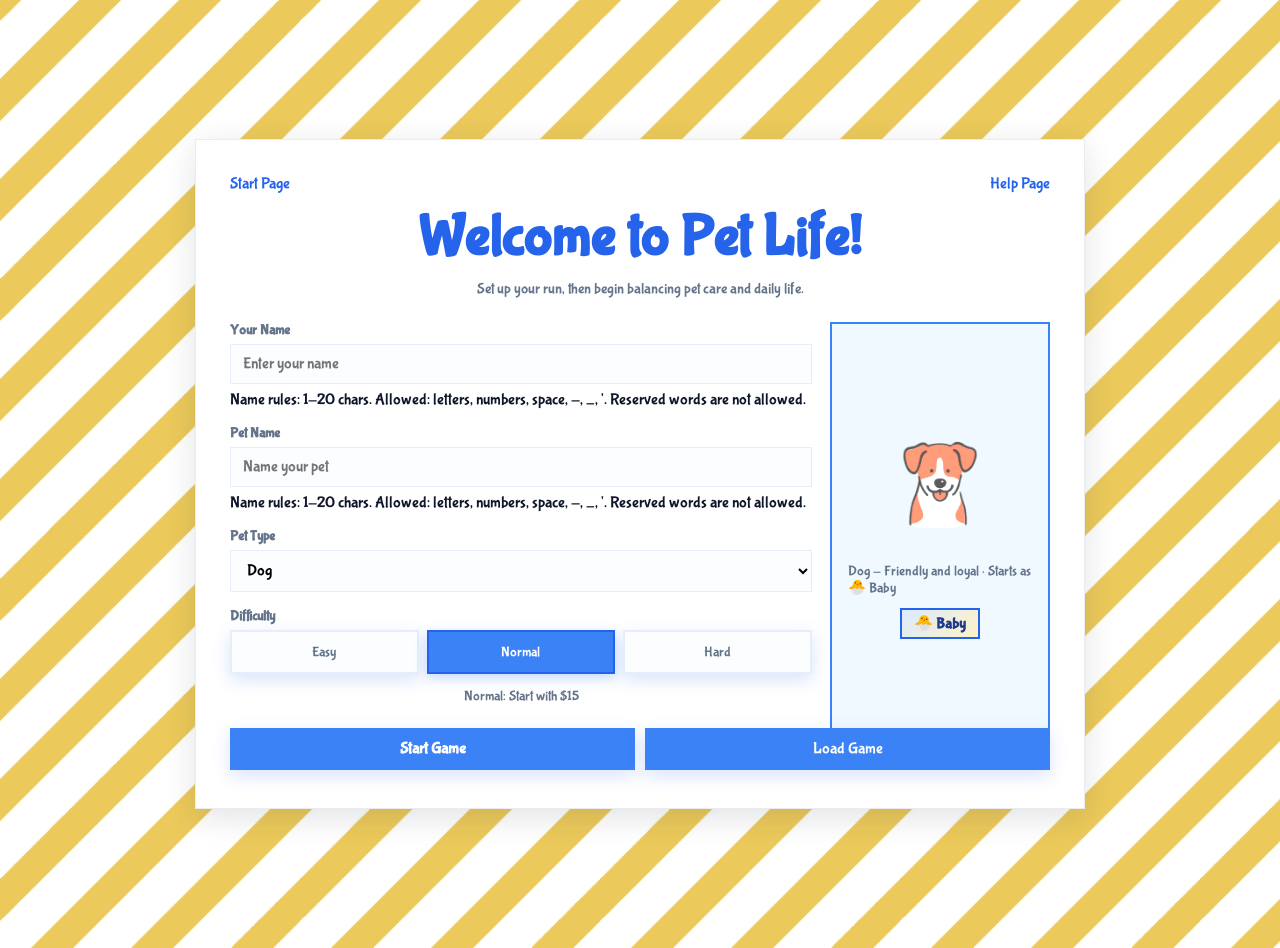
<file: gameplay/entrance_page/entrance.html>
<!doctype html>
<html lang="en">
  <head>
    <meta charset="UTF-8" />
    <meta name="viewport" content="width=device-width, initial-scale=1.0" />
    <title>Pet Life - Entrance</title>
    <meta
      name="description"
      content="Choose your player, pet, pet type, and difficulty before starting Pet Life."
    />
    <link rel="stylesheet" href="../shared/style.css" />
    <link rel="stylesheet" href="entrance.css" />
  </head>
  <body class="entrance-page">
    <div
      id="errorNotification"
      class="error-notification"
      role="alert"
      aria-live="assertive"
      aria-hidden="true"
    >
      <div class="error-content">
        <span id="errorMessage"></span>
        <button id="retryBtn" class="retry-button" style="display: none">
          Retry
        </button>
        <button id="dismissBtn" class="dismiss-button" type="button">
          Dismiss
        </button>
      </div>
    </div>

    <main class="entrance-shell">
      <section class="entrance-card" aria-labelledby="entranceTitle">
        <div class="entrance-header">
          <a class="text-link" href="../start_page/start.html">Start Page</a>
          <a class="text-link" href="../help_page/help.html">Help Page</a>
        </div>

        <div id="setup">
          <div class="setup-header">
            <h1 id="entranceTitle">Welcome to Pet Life!</h1>
            <p>Set up your run, then begin balancing pet care and daily life.</p>
          </div>

          <div class="setup-grid">
            <div class="setup-fields">
              <div class="setup-section">
                <label for="playerNameInput">Your Name</label>
                <input
                  type="text"
                  id="playerNameInput"
                  placeholder="Enter your name"
                  aria-label="Player name input"
                  maxlength="20"
                />
                <div class="input-hint" id="playerNameRules">
                  Name rules: 1-20 chars. Allowed: letters, numbers, space, -,
                  _, '. Reserved words are not allowed.
                </div>
              </div>

              <div class="setup-section">
                <label for="petNameInput">Pet Name</label>
                <input
                  type="text"
                  id="petNameInput"
                  placeholder="Name your pet"
                  aria-label="Pet name input"
                  maxlength="20"
                />
                <div class="input-hint" id="petNameRules">
                  Name rules: 1-20 chars. Allowed: letters, numbers, space, -,
                  _, '. Reserved words are not allowed.
                </div>
              </div>

              <div class="setup-section">
                <label for="petType">Pet Type</label>
                <select
                  id="petType"
                  aria-label="Pet type selection"
                  onchange="updatePetPreview()"
                >
                  <option value="Dog">Dog</option>
                  <option value="Cat">Cat</option>
                  <option value="Dragon">Dragon</option>
                </select>
              </div>

              <div class="setup-section">
                <label>Difficulty</label>
                <div class="difficulty-buttons">
                  <button
                    type="button"
                    class="difficulty-btn"
                    id="easyBtn"
                    onclick="selectDifficulty('easy')"
                  >
                    Easy
                  </button>
                  <button
                    type="button"
                    class="difficulty-btn"
                    id="normalBtn"
                    onclick="selectDifficulty('normal')"
                  >
                    Normal
                  </button>
                  <button
                    type="button"
                    class="difficulty-btn"
                    id="hardBtn"
                    onclick="selectDifficulty('hard')"
                  >
                    Hard
                  </button>
                </div>
                <p id="difficultyInfo" class="difficulty-info">
                  Normal: Start with $10
                </p>
              </div>
            </div>

            <aside class="pet-preview-container" aria-live="polite">
              <div id="petPreview" class="pet-preview"></div>
              <p id="petPreviewText">Dog - Friendly and loyal</p>
              <div id="entranceEvolutionBadge" class="evolution-badge-wrap"></div>
            </aside>
          </div>

          <div class="setup-buttons">
            <button
              onclick="handleStartGame()"
              aria-label="Start game"
              class="primary-btn"
              type="button"
            >
              Start Game
            </button>
            <button
              onclick="handleLoadGame()"
              aria-label="Load saved game"
              class="secondary-btn"
              id="loadBtn"
              type="button"
            >
              Load Game
            </button>
          </div>
        </div>
      </section>
    </main>

    <script src="../shared/blockedWords.js"></script>
    <script src="../shared/api.js"></script>
    <script src="../shared/evolution.js"></script>
    <script src="entrance.js"></script>
  </body>
</html>
</file>
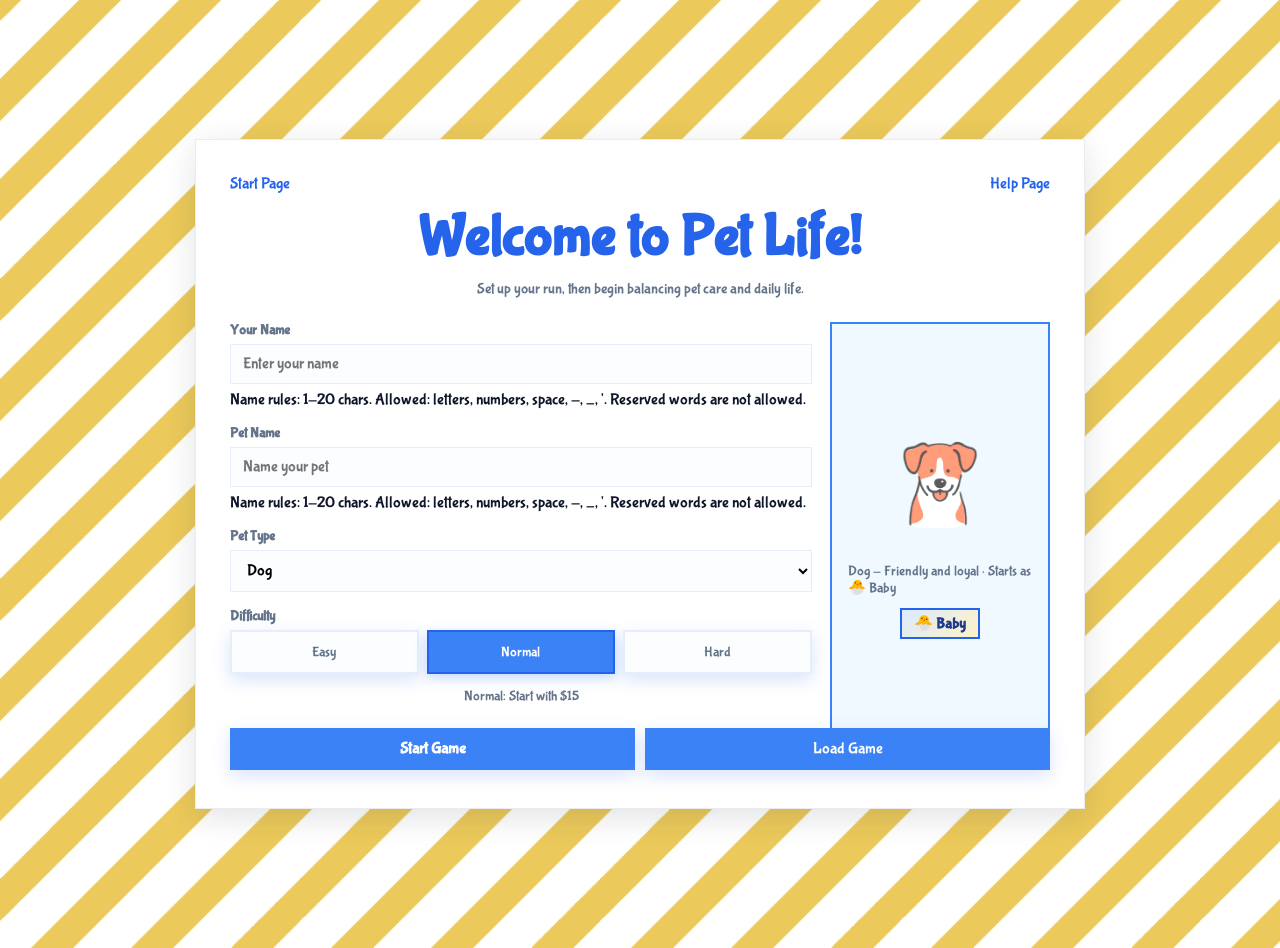
<file: gameplay/game_page/game.html>
<!doctype html>
<html lang="en">
  <head>
    <meta charset="UTF-8" />
    <meta name="viewport" content="width=device-width, initial-scale=1.0" />
    <title>Pet Life</title>
    <meta
      name="description"
      content="Care for your virtual pet while managing your own health, time, and resources"
    />
    <link rel="stylesheet" href="../shared/style.css" />
    <link rel="stylesheet" href="game.css" />
  </head>
  <body class="game-page">
    <!-- Dark overlay for sleep animation -->
    <div id="darkOverlay" aria-hidden="true"></div>

    <div id="darkOverlayTwo" aria-hidden="true"></div>

    <!-- Error notification -->
    <div
      id="errorNotification"
      class="error-notification"
      role="alert"
      aria-live="assertive"
      aria-hidden="true"
    >
      <div class="error-content">
        <span id="errorMessage"></span>
        <button id="retryBtn" onclick="retryLastAction()" class="retry-button">
          Retry
        </button>
        <button id="dismissBtn" onclick="dismissError()" class="dismiss-button">
          Dismiss
        </button>
      </div>
    </div>

    <!-- Main game container: Left column = controls, Right column = pet visual -->
    <div class="container">
      <!-- ===== LEFT COLUMN: Game Interface ===== -->
      <div class="card-main">
        <!-- Header with title and help button -->
        <div
          style="
            display: flex;
            justify-content: space-between;
            align-items: center;
            margin-bottom: 8px;
          "
        >
          <h1 style="margin: 0">Pet Life</h1>
          <a
            href="../help_page/help.html"
            class="help-button"
            aria-label="Open help page"
            onclick="
              event.preventDefault();
              if (window.apiNavigation) apiNavigation.goToHelp();
              else window.location.href = '../help_page/help.html';
            "
          >
            <button>Help Page</button>
          </a>
        </div>

        <!-- Setup screen - shown initially, hidden after game starts -->
        <div id="setup">
          <div class="setup-header">
            <h2>Welcome to Pet Life!</h2>
            <p>
              Care for your pet while managing your own health and resources.
            </p>
          </div>

          <!-- Player setup -->
          <div class="setup-section">
            <label for="playerNameInput">Your Name</label>
            <input
              type="text"
              id="playerNameInput"
              placeholder="Enter your name"
              aria-label="Player name input"
              maxlength="20"
            />
            <div class="input-hint" id="playerNameRules">
              Name rules: 1-20 chars. Allowed: letters, numbers, space, -, _, '.
              Reserved words are not allowed.
            </div>
          </div>

          <!-- Pet setup -->
          <div class="setup-section">
            <label for="petNameInput">Pet Name</label>
            <input
              type="text"
              id="petNameInput"
              placeholder="Name your pet"
              aria-label="Pet name input"
              maxlength="20"
            />
            <div class="input-hint" id="petNameRules">
              Name rules: 1-20 chars. Allowed: letters, numbers, space, -, _, '.
              Reserved words are not allowed.
            </div>
          </div>

          <!-- Pet type selector -->
          <div class="setup-section">
            <label for="petType">Pet Type</label>
            <select
              id="petType"
              aria-label="Pet type selection"
              onchange="updatePetPreview()"
            >
              <option value="Dog">Dog</option>
              <option value="Cat">Cat</option>
              <option value="Dragon">Dragon</option>
            </select>
          </div>

          <!-- Pet preview -->
          <div class="pet-preview-container">
            <div id="petPreview" class="pet-preview"></div>
            <p id="petPreviewText">Dog - Friendly and loyal</p>
          </div>

          <!-- Difficulty selector -->
          <div class="setup-section">
            <label>Difficulty</label>
            <div class="difficulty-buttons">
              <button
                type="button"
                class="difficulty-btn"
                id="easyBtn"
                onclick="selectDifficulty('easy')"
                aria-label="Easy difficulty"
              >
                Easy
              </button>
              <button
                type="button"
                class="difficulty-btn"
                id="normalBtn"
                onclick="selectDifficulty('normal')"
                aria-label="Normal difficulty"
              >
                Normal
              </button>
              <button
                type="button"
                class="difficulty-btn"
                id="hardBtn"
                onclick="selectDifficulty('hard')"
                aria-label="Hard difficulty"
              >
                Hard
              </button>
            </div>
            <p id="difficultyInfo" class="difficulty-info">
              Easy: Start with $30
            </p>
          </div>

          <!-- Action buttons -->
          <div class="setup-buttons">
            <button
              onclick="startGame()"
              aria-label="Start game"
              class="primary-btn"
            >
              Start Game
            </button>
            <button
              onclick="loadGame()"
              aria-label="Load saved game"
              class="secondary-btn"
              id="loadBtn"
            >
              Load Game
            </button>
          </div>
        </div>

        <!-- Game screen - hidden initially, shown after setup -->
        <div id="game" style="display: none">
          <div class="game-header">
            <div>
              <p>Type: <span id="petTypeDisplay">Dog</span></p>
              <p>
                <strong>Day: <span id="dayNum">1</span></strong>
              </p>
            </div>
            <div class="game-controls">
              <button onclick="toggleShop()" class="shop-btn" title="Open shop">
                Shop
              </button>
              <span
                id="saveIndicator"
                class="save-indicator"
                style="display: none"
                >💾 Saved</span
              >
              <button
                onclick="clearSaveGame()"
                class="secondary-btn"
                title="Clear saved data"
              >
                Clear Save
              </button>
            </div>
          </div>
          <div
            id="dayEventNotification"
            class="day-event-notification"
            role="status"
            aria-live="polite"
            aria-hidden="true"
          ></div>
          <br />

          <!-- Pet statistics with progress bars -->
          <h2>Pet Stats</h2>
          <div class="stat">
            <div class="stat-row">
              <span>Energy</span>
              <span id="energyText" aria-live="polite">100</span>
            </div>
            <div
              class="stat-bar"
              role="progressbar"
              aria-valuemin="0"
              aria-valuemax="100"
              aria-valuenow="100"
              aria-label="Pet energy"
            >
              <div id="energyBar" class="stat-fill" style="width: 100%"></div>
            </div>
          </div>

          <div class="stat">
            <div class="stat-row">
              <span>Pet Health</span>
              <span id="health" aria-live="polite">100</span>
            </div>
            <div
              class="stat-bar"
              role="progressbar"
              aria-valuemin="0"
              aria-valuemax="100"
              aria-valuenow="100"
              aria-label="Pet health"
            >
              <div id="healthBar" class="stat-fill" style="width: 100%"></div>
            </div>
          </div>
          <br />

          <!-- Player statistics with progress bars -->
          <h2>Player Stats</h2>
          <div class="stat">
            <div class="stat-row">
              <span>Time (hours)</span>
              <span id="time" aria-live="polite">24</span>
            </div>
            <div
              class="stat-bar"
              role="progressbar"
              aria-valuemin="0"
              aria-valuemax="100"
              aria-valuenow="100"
              aria-label="Time remaining"
            >
              <div id="timeBar" class="stat-fill" style="width: 100%"></div>
            </div>
          </div>

          <div class="stat">
            <div class="stat-row">
              <span>Player Health</span>
              <span id="playerHealth" aria-live="polite">100</span>
            </div>
            <div
              class="stat-bar"
              role="progressbar"
              aria-valuemin="0"
              aria-valuemax="100"
              aria-valuenow="100"
              aria-label="Player health"
            >
              <div
                id="playerHealthBar"
                class="stat-fill"
                style="width: 100%"
              ></div>
            </div>
          </div>

          <div class="stat">
            <div class="stat-row">
              <span>Player Mood</span>
              <span id="playerMood" aria-live="polite">100</span>
            </div>
            <div
              class="stat-bar"
              role="progressbar"
              aria-valuemin="0"
              aria-valuemax="100"
              aria-valuenow="100"
              aria-label="Player mood"
            >
              <div
                id="playerMoodBar"
                class="stat-fill"
                style="width: 100%"
              ></div>
            </div>
          </div>

          <!-- Resources and scoring -->
          <p>Coins: <span id="coins" aria-live="polite">15</span></p>
          <p>
            Total Expenses: $<span id="expenses" aria-live="polite">0</span>
          </p>
          <p>Points: <span id="points" aria-live="polite">0</span></p>

          <!-- Action buttons grid -->
          <div class="actions" role="group" aria-label="Game actions">
            <!-- Pet care actions -->
            <button onclick="feedPet()" aria-label="Feed pet, costs 5 dollars">
              Feed Pet (-0.5h)
            </button>
            <button
              onclick="playWithPet()"
              aria-label="Play with pet, costs 1 hour"
            >
              Play (-1h)
            </button>
            <button
              onclick="cleanPet()"
              aria-label="Clean pet, costs 3 dollars and 2 hours"
            >
              Clean (-$3 & -2h)
            </button>
            <button
              onclick="vetVisit()"
              aria-label="Visit vet, costs 40 dollars and 4 hours"
            >
              Vet Visit (-$40 & -4h)
            </button>

            <!-- Resource management -->
            <button
              onclick="doChore()"
              aria-label="Do chores, earn 5 dollars, costs 2 hours"
            >
              Do Chore (+$5 & -2h)
            </button>
            <button onclick="sleep()" aria-label="Sleep to end day">
              Sleep (End Day)
            </button>

            <!-- Player self-care actions -->
            <button onclick="readBook()" aria-label="Read a book, costs 1 hour">
              Read Book (-1h)
            </button>
            <button onclick="exercise()" aria-label="Exercise, costs 2 hours">
              Exercise (-2h)
            </button>
            <button
              onclick="openTodoListModal()"
              id="todoListBtn"
              aria-label="View your to-do list"
            >
              View To-Do List
            </button>
            <button
              onclick="study()"
              aria-label="Study, costs 2 hours"
            >
              Study (-2h)
            </button>
          
            <button
              onclick="hangoutWithFriends()"
              aria-label="Hang out with friends, costs 3 hours"
            >
              Hangout (-3h)
            </button>
            <button
              onclick="createTodoList()"
              id="createTodoBtn"
              aria-label="Create a new to-do list, costs 2 hour"
            >
              Create To-Do (-2h)
            </button>
            <button
              onclick="fastFood()"
              id="fastFoodBtn"
              aria-label="Eat fast food, costs 0.5 hours"
            >
              Fast Food (-0.5h)
            </button>
            <button
              onclick="eatHealthy()"
              id="eatHealthyBtn"
              aria-label="Eat healthy food, costs 0.5 hour"
            >
              Healthy Food (-0.5h)
            </button>
            <button
              onclick="trainPet()"
              id="trainPetBtn"
              aria-label="Train your pet, costs 1 hour"
            >
              Train Pet (-1h)
            </button>
          </div>
        </div>
      </div>

      <!-- ===== RIGHT COLUMN: Pet Visualization ===== -->
      <div class="pet-column">
        <h2 id="petName" aria-live="polite">Fluffy</h2>
        <div id="evolutionBadge" class="evolution-badge-wrap"></div>

        <!-- Pet visual with mood indicator and expressions -->
        <div id="petImage" class="pet-visual" aria-hidden="true">
          <div id="mainPetImage" class="pet-image"></div>

          <span
            id="petMoodEmoji"
            role="img"
            aria-label="Pet mood"
            class="mood-emoji"
          ></span>
        </div>

        <!-- Mood description -->
        <p id="moodDescription" class="mood-description">Content</p>

        <!-- Floating reaction particles -->
        <div id="petReactions" class="pet-reactions"></div>
      </div>
    </div>

    <!-- Shop Sidebar -->
    <div id="shopSidebar" class="shop-sidebar" style="display: none">
      <div class="shop-header">
        <h2>Pet Shop</h2>
        <button onclick="closeShop()" class="close-btn">&times;</button>
      </div>
      <div class="shop-content">
        <!-- Food Section -->
        <div class="shop-section">
          <h3>Food</h3>
          <p class="section-desc">Costs vary, better foods heal your pet</p>
          <div id="foodShop" class="shop-items"></div>
        </div>

        <!-- Toys Section -->
        <div class="shop-section">
          <h3>Toys</h3>
          <p class="section-desc">Better toys reduce daily play requirement</p>
          <div id="toyShop" class="shop-items"></div>
        </div>

        <!-- To-Do List Section -->
        <div class="shop-section">
          <h3>Add-Ons</h3>
          <p class="section-desc">Unlock new activities</p>
          <div id="addonShop" class="shop-items"></div>
        </div>

        <!-- Current Upgrades Section -->
        <div class="shop-section">
          <h3>Current Upgrades</h3>
          <p id="currentFood">Food: Basic</p>
          <p id="currentToy">Toy: Basic</p>
          <p id="currentAddons">Schedule: Locked</p>
        </div>
      </div>
    </div>

    <!-- Debug Menu (hidden by default) -->
    <div id="debugMenu" class="debug-menu" style="display: none">
      <div class="debug-header">
        <h2>Debug Console</h2>
        <button onclick="closeDebugMenu()" class="close-btn">&times;</button>
      </div>
      <div class="debug-content">
        <div class="debug-section">
          <h3>Error Testing</h3>
          <button onclick="DEBUG.triggerSaveError()">Trigger Save Error</button>
          <button onclick="DEBUG.triggerLoadError()">Trigger Load Error</button>
          <button onclick="DEBUG.triggerNoSaveError()">
            Trigger No Save Found
          </button>
        </div>

        <div class="debug-section">
          <h3>Game Actions</h3>
          <button onclick="DEBUG.autoWin()">Auto Win (Day 31)</button>
          <button onclick="DEBUG.gameLose()">Trigger Lose Condition</button>
          <button onclick="DEBUG.resetGame()">Reset Game State</button>
        </div>

        <div class="debug-section">
          <h3>Quick Modifications</h3>
          <button onclick="DEBUG.maxStats()">Max All Stats</button>
          <button onclick="DEBUG.minStats()">Min All Stats</button>
          <button onclick="DEBUG.addCoins(100)">Add $100</button>
          <button onclick="DEBUG.nextDay()">Skip to Next Day</button>
        </div>

        <div class="debug-section">
          <h3>Utilities</h3>
          <button onclick="DEBUG.showStats()">Show Current Stats</button>
          <button onclick="DEBUG.clearAllData()">Clear All Saves</button>
          <button onclick="DEBUG.printCommands()">Print Commands</button>
        </div>
      </div>
    </div>

    <script src="../shared/blockedWords.js"></script>
    <script src="../shared/api.js"></script>
    <script src="../shared/evolution.js"></script>
    <script src="script.js"></script>
    <script src="game_bootstrap.js"></script>
  </body>
</html>
</file>
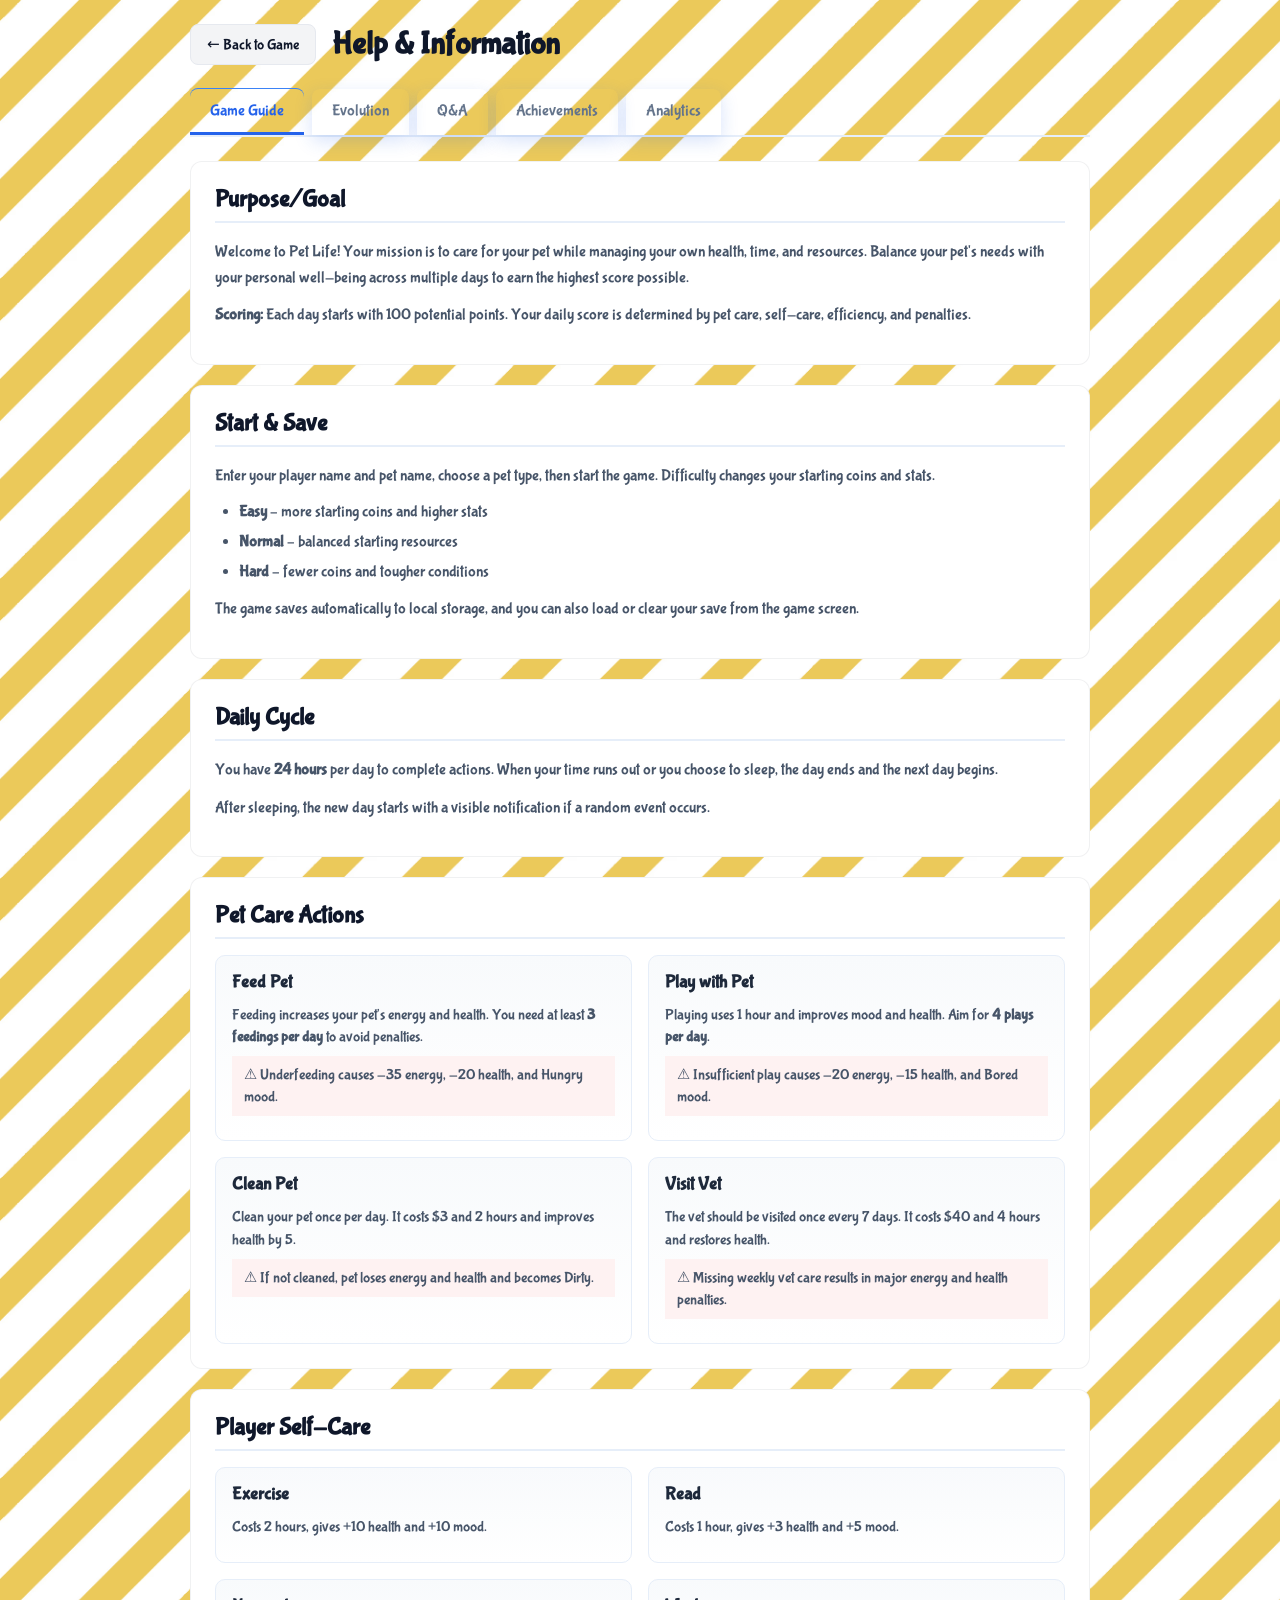
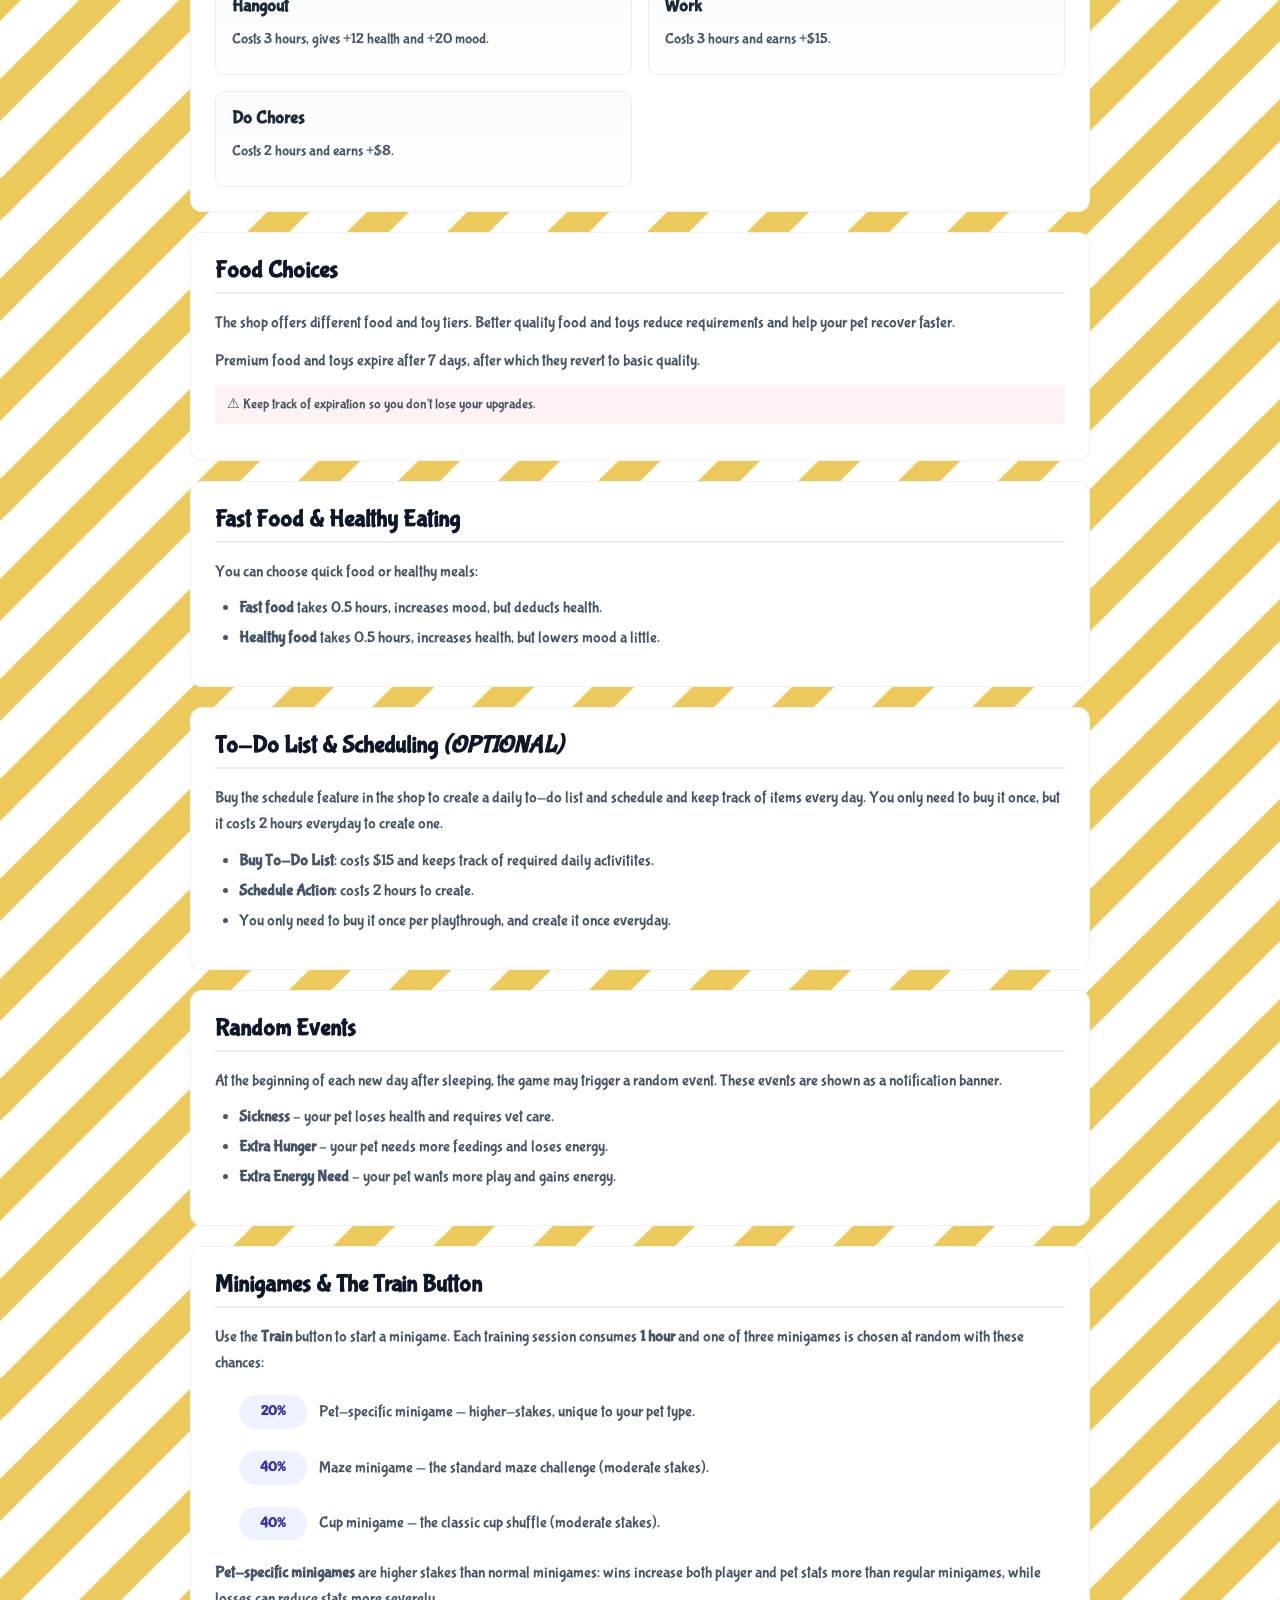
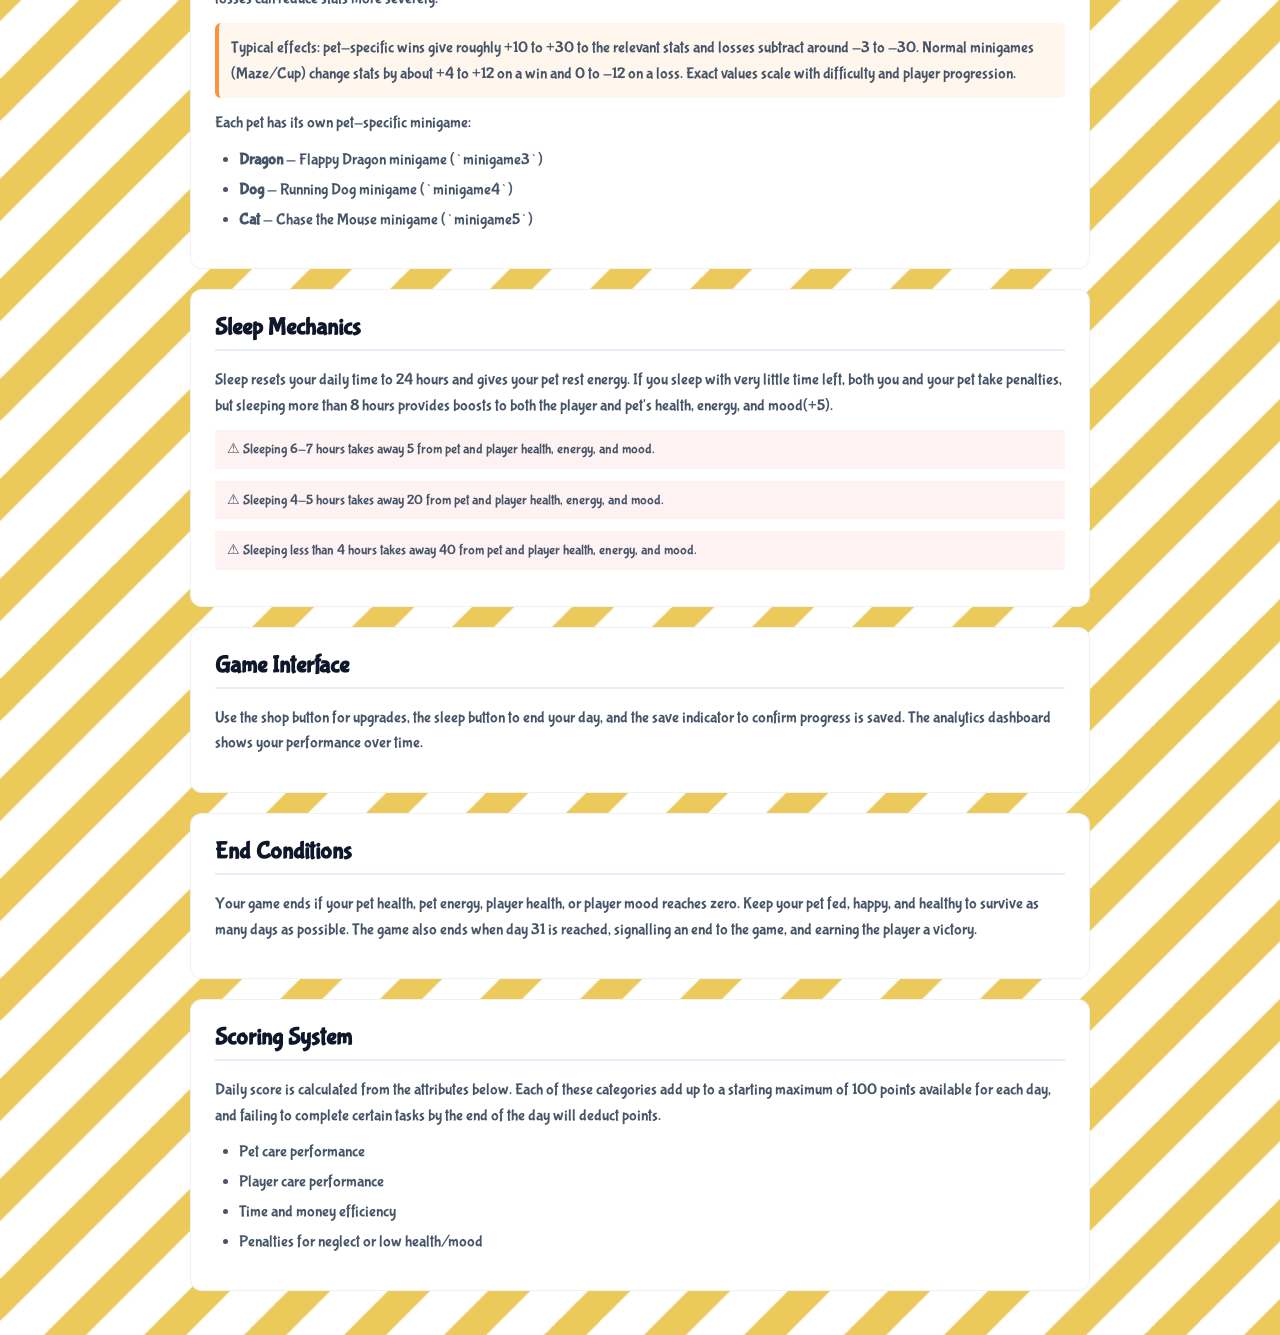
<file: gameplay/help_page/help.html>
<!doctype html>
<html lang="en">
  <head>
    <meta charset="UTF-8" />
    <meta name="viewport" content="width=device-width, initial-scale=1.0" />
    <title>Pet Life - Help</title>
    <meta name="description" content="Help and information for Pet Life" />
    <link rel="stylesheet" href="../shared/style.css" />
    <link rel="stylesheet" href="help.css" />
  </head>
  <body>
    <div class="help-container">
      <!-- Header with back button -->
      <div class="help-header">
        <button
          onclick="goBack()"
          class="back-button"
          aria-label="Go back to game"
        >
          ← Back to Game
        </button>
        <h1>Help & Information</h1>
      </div>

      <!-- Tab navigation -->
      <div class="tab-navigation" role="tablist">
        <button
          class="tab-button active"
          onclick="switchTab('guide')"
          role="tab"
          aria-selected="true"
          aria-controls="guide-tab"
        >
          Game Guide
        </button>
        <button
          class="tab-button"
          onclick="switchTab('evolution')"
          role="tab"
          aria-selected="false"
          aria-controls="evolution-tab"
        >
          Evolution
        </button>
        <button
          class="tab-button"
          onclick="switchTab('qa')"
          role="tab"
          aria-selected="false"
          aria-controls="qa-tab"
        >
          Q&A
        </button>
        <button
          class="tab-button"
          onclick="switchTab('achievements')"
          role="tab"
          aria-selected="false"
          aria-controls="achievements-tab"
        >
          Achievements
        </button>
        <button
          class="tab-button"
          onclick="switchTab('analytics')"
          role="tab"
          aria-selected="false"
          aria-controls="analytics-tab"
        >
          Analytics
        </button>
      </div>

      <!-- Game Guide Tab -->
      <div id="guide-tab" class="tab-content active" role="tabpanel">
        <div class="help-section">
          <h2>Purpose/Goal</h2>
          <p>
            Welcome to Pet Life! Your mission is to care for your pet while
            managing your own health, time, and resources. Balance your pet's
            needs with your personal well-being across multiple days to earn the
            highest score possible.
          </p>
          <p>
            <strong>Scoring:</strong> Each day starts with 100 potential points.
            Your daily score is determined by pet care, self-care, efficiency,
            and penalties.
          </p>
        </div>

        <div class="help-section">
          <h2>Start & Save</h2>
          <p>
            Enter your player name and pet name, choose a pet type, then start
            the game. Difficulty changes your starting coins and stats.
          </p>
          <ul>
            <li><strong>Easy</strong> – more starting coins and higher stats</li>
            <li><strong>Normal</strong> – balanced starting resources</li>
            <li><strong>Hard</strong> – fewer coins and tougher conditions</li>
          </ul>
          <p>
            The game saves automatically to local storage, and you can also
            load or clear your save from the game screen.
          </p>
        </div>

        <div class="help-section">
          <h2>Daily Cycle</h2>
          <p>
            You have <strong>24 hours</strong> per day to complete actions. When
            your time runs out or you choose to sleep, the day ends and the next
            day begins.
          </p>
          <p>
            After sleeping, the new day starts with a visible notification if a
            random event occurs.</p>
        </div>

        <div class="help-section">
          <h2>Pet Care Actions</h2>
          <div class="rules-grid">
            <div class="rule-card">
              <h3>Feed Pet</h3>
              <p>
                Feeding increases your pet's energy and health. You need at least
                <strong>3 feedings per day</strong> to avoid penalties.
              </p>
              <p class="warning">
                ⚠️ Underfeeding causes -35 energy, -20 health, and Hungry mood.
              </p>
            </div>

            <div class="rule-card">
              <h3>Play with Pet</h3>
              <p>
                Playing uses 1 hour and improves mood and health. Aim for
                <strong>4 plays per day</strong>.
              </p>
              <p class="warning">
                ⚠️ Insufficient play causes -20 energy, -15 health, and Bored mood.
              </p>
            </div>

            <div class="rule-card">
              <h3>Clean Pet</h3>
              <p>
                Clean your pet once per day. It costs $3 and 2 hours and improves
                health by 5.
              </p>
              <p class="warning">
                ⚠️ If not cleaned, pet loses energy and health and becomes Dirty.
              </p>
            </div>

            <div class="rule-card">
              <h3>Visit Vet</h3>
              <p>
                The vet should be visited once every 7 days. It costs $40 and 4
                hours and restores health.
              </p>
              <p class="warning">
                ⚠️ Missing weekly vet care results in major energy and health penalties.
              </p>
            </div>
          </div>
        </div>

        <div class="help-section">
          <h2>Player Self-Care</h2>
          <div class="rules-grid">
            <div class="rule-card">
              <h3>Exercise</h3>
              <p>Costs 2 hours, gives +10 health and +10 mood.</p>
            </div>
            <div class="rule-card">
              <h3>Read</h3>
              <p>Costs 1 hour, gives +3 health and +5 mood.</p>
            </div>
            <div class="rule-card">
              <h3>Hangout</h3>
              <p>Costs 3 hours, gives +12 health and +20 mood.</p>
            </div>
            <div class="rule-card">
              <h3>Work</h3>
              <p>Costs 3 hours and earns +$15.</p>
            </div>
            <div class="rule-card">
              <h3>Do Chores</h3>
              <p>Costs 2 hours and earns +$8.</p>
            </div>
          </div>
        </div>

        <div class="help-section">
          <h2>Food Choices</h2>
          <p>
            The shop offers different food and toy tiers. Better quality food and
            toys reduce requirements and help your pet recover faster.
          </p>
          <p>
            Premium food and toys expire after 7 days, after which they revert to basic quality.
          </p>
          <p class="warning">
            ⚠️ Keep track of expiration so you don't lose your upgrades.
          </p>
        </div>

        <div class="help-section">
          <h2>Fast Food & Healthy Eating</h2>
          <p>
            You can choose quick food or healthy meals:
          </p>
          <ul>
            <li><strong>Fast food</strong> takes 0.5 hours, increases mood, but deducts health.</li>
            <li><strong>Healthy food</strong> takes 0.5 hours, increases health, but lowers mood a little.</li>
          </ul>
        </div>

        <div class="help-section">
          <h2>To-Do List & Scheduling <i>(OPTIONAL)</i></h2>
          <p>
            Buy the schedule feature in the shop to create a daily to-do list and
            schedule and keep track of items every day. You only need to buy it once,
            but it costs 2 hours everyday to create one. 
          </p>
          <ul>
            <li><strong>Buy To-Do List</strong>: costs $15 and keeps track of required daily activitites.</li>
            <li><strong>Schedule Action</strong>: costs 2 hours to create.</li>
            <li>You only need to buy it once per playthrough, and create it once everyday.</li>
          </ul>
        </div>

        <div class="help-section">
          <h2>Random Events</h2>
          <p>
            At the beginning of each new day after sleeping, the game may trigger
            a random event. These events are shown as a notification banner.
          </p>
          <ul>
            <li><strong>Sickness</strong> – your pet loses health and requires vet care.</li>
            <li><strong>Extra Hunger</strong> – your pet needs more feedings and loses energy.</li>
            <li><strong>Extra Energy Need</strong> – your pet wants more play and gains energy.</li>
          </ul>
        </div>

        <div class="help-section">
          <h2>Minigames & The Train Button</h2>
          <p>
            Use the <strong>Train</strong> button to start a minigame. Each training
            session consumes <strong>1 hour</strong> and one of three minigames is
            chosen at random with these chances:
          </p>
          <ul class="minigames-list">
            <li class="minigame-item">
              <span class="chance-pill">20%</span>
              Pet-specific minigame — higher-stakes, unique to your pet type.
            </li>
            <li class="minigame-item">
              <span class="chance-pill">40%</span>
              Maze minigame — the standard maze challenge (moderate stakes).
            </li>
            <li class="minigame-item">
              <span class="chance-pill">40%</span>
              Cup minigame — the classic cup shuffle (moderate stakes).
            </li>
          </ul>

          <p>
            <strong>Pet-specific minigames</strong> are higher stakes than normal
            minigames: wins increase both player and pet stats more than regular
            minigames, while losses can reduce stats more severely.
          </p>

          <p class="high-stakes">
            Typical effects: pet-specific wins give roughly +10 to +30 to the
            relevant stats and losses subtract around -3 to -30. Normal
            minigames (Maze/Cup) change stats by about +4 to +12 on a win and 0 to -12 on a
            loss. Exact values scale with difficulty and player progression.
          </p>

          <p>
            Each pet has its own pet-specific minigame:
          </p>
          <ul>
            <li><strong>Dragon</strong> — Flappy Dragon minigame (`minigame3`)</li>
            <li><strong>Dog</strong> — Running Dog minigame (`minigame4`)</li>
            <li><strong>Cat</strong> — Chase the Mouse minigame (`minigame5`)</li>
          </ul>
        </div>

        <div class="help-section">
          <h2>Sleep Mechanics</h2>
          <p>
            Sleep resets your daily time to 24 hours and gives your pet rest
            energy. If you sleep with very little time left, both you and your
            pet take penalties, but sleeping more than 8 hours provides boosts 
            to both the player and pet's health, energy, and mood(+5).
          </p>
          <p class="warning">
            ⚠️ Sleeping 6-7 hours takes away 5 from pet and player health, energy, and mood.
          </p>

          <p class="warning">
            ⚠️ Sleeping 4-5 hours takes away 20 from pet and player health, energy, and mood.
          </p>
          
          <p class="warning">
            ⚠️ Sleeping less than 4 hours takes away 40 from pet and player health, energy, and mood.
          </p>
        </div>

        <div class="help-section">
          <h2>Game Interface</h2>
          <p>
            Use the shop button for upgrades, the sleep button to end your day,
            and the save indicator to confirm progress is saved. The analytics
            dashboard shows your performance over time.
          </p>
        </div>

        <div class="help-section">
          <h2>End Conditions</h2>
          <p>
            Your game ends if your pet health, pet energy, player health, or player mood reaches zero. Keep your pet fed,
            happy, and healthy to survive as many days as possible. The game also ends when day 31 is reached, signalling an end
            to the game, and earning the player a victory.
          </p>
        </div>

        <div class="help-section">
          <h2>Scoring System</h2>
          <p>
            Daily score is calculated from the attributes below. Each of these categories add up to a starting maximum of 100 points available
            for each day, and failing to complete certain tasks by the end of the day will deduct points.
          </p>
          <ul>
            <li>Pet care performance</li>
            <li>Player care performance</li>
            <li>Time and money efficiency</li>
            <li>Penalties for neglect or low health/mood</li>
          </ul>
        </div>
      </div>

      <!-- Evolution Tab -->
      <div id="evolution-tab" class="tab-content" role="tabpanel" style="display: none">
        <div class="help-section">
          <h2>Pet Evolution System</h2>
          <p>
            Your pet evolves as you survive more days and keep their health strong.
            Each stage changes your pet's appearance with visual effects — nurture
            them well to reach the legendary form!
          </p>
        </div>

        <div class="help-section">
          <h2>Evolution Stages</h2>
          <div class="evolution-stages-help" id="evolutionStagesHelp"></div>
        </div>

        <div class="help-section">
          <h2>Tips for Evolution</h2>
          <ul>
            <li>Keep pet health above stage thresholds to unlock higher forms.</li>
            <li>Feed, play, and clean daily — neglected pets evolve slower.</li>
            <li>Reach day 25+ with 75+ health to unlock the Legendary stage.</li>
            <li>Your evolution journey appears on the Analytics dashboard after each run.</li>
          </ul>
        </div>
      </div>

      <!-- Q&A Tab -->
      <div
        id="qa-tab"
        class="tab-content"
        role="tabpanel"
        style="display: none"
      >
        <div class="help-section">
          <h2>Frequently Asked Questions</h2>

          <div class="faq-list" id="faqList">
            <div class="faq-item">
              <button class="faq-question" onclick="toggleFAQ(this)">
                <span>How do I earn more coins?</span>
                <span class="faq-icon">+</span>
              </button>
              <div class="faq-answer">
                <p>
                  Do chores to earn $5 per chore. Each chore takes 2 hours. Plan
                  to do 3-4 chores per day to maintain a healthy coin balance
                  for feeding, cleaning, and vet visits.
                </p>
              </div>
            </div>

            <div class="faq-item">
              <button class="faq-question" onclick="toggleFAQ(this)">
                <span>What happens if my pet's health reaches 0?</span>
                <span class="faq-icon">+</span>
              </button>
              <div class="faq-answer">
                <p>
                  Once your pet's health reaches 0, you will unfortunately lose the game. 
                  To ensure this doesn't happen, take good care of your pet! Make sure to feed them regularly, play with them, and visit the vet when needed. 
                  The best course of action to take is to monitor your pet's health closely and ensure frequent vet visits. 
                </p>
              </div>
            </div>

            <div class="faq-item">
              <button class="faq-question" onclick="toggleFAQ(this)">
                <span>How many times should I feed my pet?</span>
                <span class="faq-icon">+</span>
              </button>
              <div class="faq-answer">
                <p>
                  You must feed your pet depending on the food tier you bought. 
                  With basic, you must feed at least 4 times. With premium, 3. With deluxe,
                  2. And with gourmet, 1. You can also feed the pet as many times as you wish, but
                  you must do at least the minimum required amount to avoid being penalized.
                </p>
              </div>
            </div>

            <div class="faq-item">
              <button class="faq-question" onclick="toggleFAQ(this)">
                <span>When should I visit the vet?</span>
                <span class="faq-icon">+</span>
              </button>
              <div class="faq-answer">
                <p>
                  Visit the vet once every 7 days (on days 7, 14, 21, etc.).
                  Missing a weekly vet visit results in severe penalties: -50
                  energy and -50 health. The vet costs $30 and 4 hours but fully
                  restores your pet's health.
                </p>
              </div>
            </div>

            <div class="faq-item">
              <button class="faq-question" onclick="toggleFAQ(this)">
                <span>How does sleep affect my score?</span>
                <span class="faq-icon">+</span>
              </button>
              <div class="faq-answer">
                <p>
                  The score gained from sleep is calculated by the amount of sleep you got
                  last night. If you sleep a full nights sleep of over 8 hours, you gain
                  the max +10 points. If you sleep 6-7 hours, you gain +5 points. If you 
                  sleep 4-5 hours, you gain +2 points. Any amount below 4 hours does not
                  award any points.
                </p>
              </div>
            </div>

            <div class="faq-item">
              <button class="faq-question" onclick="toggleFAQ(this)">
                <span>Do I need to do all self-care activities every day?</span>
                <span class="faq-icon">+</span>
              </button>
              <div class="faq-answer">
                <p>
                  Yes! Exercise, hanging out with friends, and reading all
                  contribute to your score and well-being. Skipping any of these
                  results in point deductions and stat penalties.
                </p>
              </div>
            </div>

            <div class="faq-item">
              <button class="faq-question" onclick="toggleFAQ(this)">
                <span>How do you find the best daily routine?</span>
                <span class="faq-icon">+</span>
              </button>
              <div class="faq-answer">
                <p>
                  To create the best schedule for you and your pet, it is highly recommended
                  to purchase the to-do list from the shop and create one everyday! Although
                  it costs 2 horus to create a list everyday, it will keep track of every
                  task you need to complete throughout the day, helping you significantly in
                  building a suitable schedule just for you!
                </p>
              </div>
            </div>

            <div class="faq-item">
              <button class="faq-question" onclick="toggleFAQ(this)">
                <span>What are random day-start events?</span>
                <span class="faq-icon">+</span>
              </button>
              <div class="faq-answer">
                <p>
                  At the start of a new day after sleeping, you may see a random
                  event banner. Events can make your pet sick, extra hungry, or
                  extra playful, and they affect your pet's stats for that day.
                </p>
              </div>
            </div>

            <div class="faq-item">
              <button class="faq-question" onclick="toggleFAQ(this)">
                <span>How does the to-do list and schedule work?</span>
                <span class="faq-icon">+</span>
              </button>
              <div class="faq-answer">
                <p>
                  You must purchase the schedule feature in the shop before
                  creating a to-do list. Creating the list costs 2 hours, and
                  scheduling also costs 2 hours. Each can only be done once per day.
                </p>
              </div>
            </div>

            <div class="faq-item">
              <button class="faq-question" onclick="toggleFAQ(this)">
                <span>What happens when food or toys expire?</span>
                <span class="faq-icon">+</span>
              </button>
              <div class="faq-answer">
                <p>
                  Any toys and food bought in the shop expire after 7 days. This means
                  that you will have to purchase new ones every week.
                </p>
              </div>
            </div>
          </div>
        </div>
      </div>

      <!-- Achievements Tab -->
      <div id="achievements-tab" class="tab-content" role="tabpanel">
        <div class="help-section">
          <h2>Achievement System</h2>
          <p>
            Unlock achievements by completing specific challenges and milestones during your gameplay. 
            Achievements are categorized into four main groups with different rarity levels.
          </p>

          <h3>Achievement Categories</h3>
          
          <div class="achievement-category">
            <h4>🐾 Pet Care Mastery</h4>
            <ul>
              <li><strong>First Meal</strong> (Common) - Feed your pet for the first time</li>
              <li><strong>Perfect Feeding</strong> (Rare) - Feed pet 3+ times daily for 7 days</li>
              <li><strong>Play Master</strong> (Rare) - Play with pet 4+ times daily for 7 days</li>
              <li><strong>Clean Freak</strong> (Uncommon) - Clean pet daily for 7 days</li>
              <li><strong>Regular Vet Visits</strong> (Uncommon) - Visit vet every week for 4 weeks</li>
              <li><strong>Pet Survivor</strong> (Epic) - Keep pet alive for 30 days</li>
            </ul>
          </div>

          <div class="achievement-category">
            <h4>👤 Self-Care Excellence</h4>
            <ul>
              <li><strong>First Workout</strong> (Common) - Exercise for the first time</li>
              <li><strong>Bookworm</strong> (Uncommon) - Read 10+ times</li>
              <li><strong>Social Butterfly</strong> (Uncommon) - Hang out with friends 15+ times</li>
              <li><strong>Sleep Champion</strong> (Rare) - Maintain 8+ hours average sleep</li>
              <li><strong>Health Guru</strong> (Epic) - Maintain 90+ health for 7 days</li>
              <li><strong>Balanced Life</strong> (Rare) - Exercise, read, and socialize 10+ times each</li>
            </ul>
          </div>

          <div class="achievement-category">
            <h4>Financial Wizard</h4>
            <ul>
              <li><strong>First Earnings</strong> (Common) - Earn your first coins</li>
              <li><strong>Saver</strong> (Uncommon) - Save 50+ coins</li>
              <li><strong>Wealthy</strong> (Rare) - Accumulate 100+ coins</li>
              <li><strong>Chores Master</strong> (Uncommon) - Complete 20+ chores</li>
              <li><strong>Efficient Worker</strong> (Rare) - Maintain 80%+ efficiency</li>
              <li><strong>Financial Wizard</strong> (Epic) - End with 200+ coins</li>
            </ul>
          </div>

          <div class="achievement-category">
            <h4>Time Management</h4>
            <ul>
              <li><strong>Week Warrior</strong> (Common) - Survive 7 days</li>
              <li><strong>Month Master</strong> (Epic) - Survive 30 days</li>
              <li><strong>Consistent Player</strong> (Rare) - Maintain 70%+ consistency</li>
              <li><strong>Time Lord</strong> (Epic) - Maintain 90%+ efficiency</li>
              <li><strong>Speed Runner</strong> (Rare) - Reach 1000+ points in 15 days</li>
              <li><strong>Legendary Survivor</strong> (Legendary) - Survive 50+ days with 80+ health</li>
            </ul>
          </div>

          <h3>Rarity Levels</h3>
          <div class="rarity-guide">
            <div class="rarity-item common">
              <span class="rarity-color">⚪</span>
              <strong>Common</strong> - Easy to achieve, great for beginners
            </div>
            <div class="rarity-item uncommon">
              <span class="rarity-color">🟢</span>
              <strong>Uncommon</strong> - Requires consistent effort
            </div>
            <div class="rarity-item rare">
              <span class="rarity-color">🔵</span>
              <strong>Rare</strong> - Challenging but achievable
            </div>
            <div class="rarity-item epic">
              <span class="rarity-color">🟣</span>
              <strong>Epic</strong> - Requires dedication and skill
            </div>
            <div class="rarity-item legendary">
              <span class="rarity-color">🟡</span>
              <strong>Legendary</strong> - Extremely difficult, expert level
            </div>
          </div>

          <h3>💡 Achievement Tips</h3>
          <ul>
            <li><strong>Consistency is Key</strong> - Many achievements require daily actions over time</li>
            <li><strong>Balance Everything</strong> - Don't neglect pet care, self-care, or finances</li>
            <li><strong>Plan Ahead</strong> - Some achievements require long-term planning (like vet visits)</li>
            <li><strong>Track Progress</strong> - Use the Analytics Dashboard to monitor your achievement progress</li>
            <li><strong>Challenge Yourself</strong> - Try to unlock all achievements for maximum points!</li>
          </ul>
        </div>
      </div>

      <!-- Analytics Tab -->
      <div id="analytics-tab" class="tab-content" role="tabpanel">
        <div class="help-section">
          <h2>Advanced Analytics Dashboard</h2>
          <p>
            The Analytics Dashboard provides comprehensive insights into your gameplay performance, 
            helping you understand your strengths and areas for improvement.
          </p>

          <h3>Dashboard Features</h3>
          
          <div class="feature-section">
            <h4>Overview Tab</h4>
            <p>Get a quick snapshot of your overall performance with:</p>
            <ul>
              <li>Overall grade and performance metrics</li>
              <li>Pet and player statistics summary</li>
              <li>Financial overview and efficiency rates</li>
              <li>Activity frequency analysis</li>
              <li>Performance recommendations</li>
            </ul>
          </div>

          <div class="feature-section">
            <h4>Performance Tab</h4>
            <p>Dive deep into your performance with:</p>
            <ul>
              <li><strong>Interactive Charts</strong> - Visual representations of health, mood, and score trends</li>
              <li><strong>Activity Distribution</strong> - Bar charts showing your most/least frequent activities</li>
              <li><strong>Progress Bars</strong> - Visual indicators for feeding, playing, and self-care consistency</li>
              <li><strong>Statistical Analysis</strong> - Average daily scores, peak performance days, improvement rates</li>
              <li><strong>Efficiency Metrics</strong> - Time management and consistency analysis</li>
            </ul>
          </div>

          <div class="feature-section">
            <h4>Achievements Tab</h4>
            <p>Track your achievement progress with:</p>
            <ul>
              <li>Achievement completion percentage and progress bars</li>
              <li>Rarity-based achievement tracking</li>
              <li>Category-wise achievement breakdown</li>
              <li>Milestone timeline showing major accomplishments</li>
              <li>Unlock status for all 24 available achievements</li>
            </ul>
          </div>

          <div class="feature-section">
            <h4>Reports Tab</h4>
            <p>Generate comprehensive reports with:</p>
            <ul>
              <li><strong>Custom Reports</strong> - Choose report type, format, and date range</li>
              <li><strong>Quick Reports</strong> - Pre-formatted reports for immediate insights</li>
              <li><strong>Export Options</strong> - Download reports in JSON, CSV, or text format</li>
              <li><strong>Share Functionality</strong> - Share reports via system sharing options</li>
              <li><strong>Multiple Report Types</strong> - Comprehensive, Pet Care, Self-Care, Financial, Performance</li>
            </ul>
          </div>

          <h3>Understanding the Metrics</h3>
          
          <div class="metric-explanation">
            <h4>Performance Grades</h4>
            <ul>
              <li><strong>A+</strong> (90+) - Outstanding performance</li>
              <li><strong>A</strong> (85-89) - Excellent performance</li>
              <li><strong>B+</strong> (80-84) - Good performance</li>
              <li><strong>B</strong> (75-79) - Above average</li>
              <li><strong>C+</strong> (70-74) - Average performance</li>
              <li><strong>C</strong> (65-69) - Below average</li>
              <li><strong>D</strong> (60-64) - Poor performance</li>
              <li><strong>F</strong> (&lt;60) - Failing performance</li>
            </ul>
          </div>

          <div class="metric-explanation">
            <h4>Efficiency Rate</h4>
            <p>Measures how effectively you use your available time for productive activities. 
            Higher rates indicate better time management and task completion.</p>
          </div>

          <div class="metric-explanation">
            <h4>Consistency Index</h4>
            <p>Tracks how regularly you perform essential activities. 
            Consistency is key to long-term success in Pet Life.</p>
          </div>

          <div class="metric-explanation">
            <h4>Improvement Rate</h4>
            <p>Shows your performance trend over time. 
            Helps identify whether you're getting better or need to adjust your strategy.</p>
          </div>

          <h3>How to Use Analytics for Improvement</h3>
          <ul>
            <li><strong>Review Daily</strong> - Check your overview tab after each game session</li>
            <li><strong>Analyze Trends</strong> - Use performance charts to identify patterns</li>
            <li><strong>Set Goals</strong> - Use metrics to set specific improvement targets</li>
            <li><strong>Track Progress</strong> - Monitor achievement completion over time</li>
            <li><strong>Export Data</strong> - Save reports for long-term progress tracking</li>
          </ul>

          <h3>Report Types Explained</h3>
          
          <div class="report-types">
            <div class="report-type">
              <h4>Executive Summary</h4>
              <p>Quick overview of key performance indicators and recommendations</p>
            </div>
            
            <div class="report-type">
              <h4>Detailed Analysis</h4>
              <p>Comprehensive breakdown of all statistics and performance metrics</p>
            </div>
            
            <div class="report-type">
              <h4>Performance Comparison</h4>
              <p>Side-by-side comparison with optimal performance benchmarks</p>
            </div>
            
            <div class="report-type">
              <h4>Recommendations</h4>
              <p>Personalized suggestions based on your specific performance data</p>
            </div>
          </div>
        </div>
      </div>
    </div>

    <script src="../shared/blockedWords.js"></script>
    <script src="../shared/api.js"></script>
    <script src="../shared/evolution.js"></script>
    <script src="help.js"></script>
  </body>
</html>
</file>
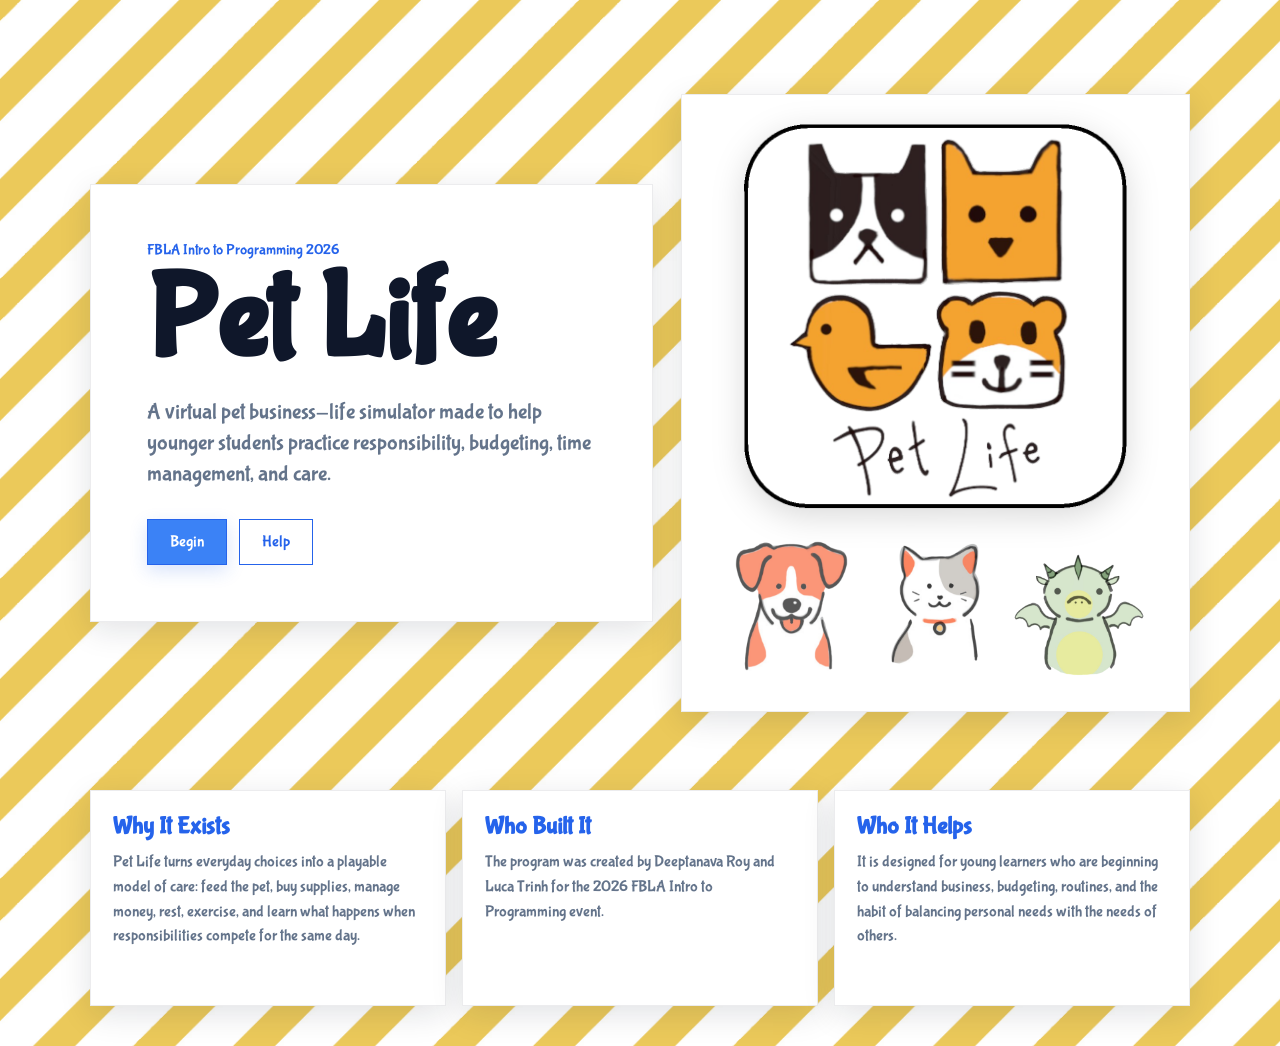
<file: gameplay/start_page/start.html>
<!doctype html>
<html lang="en">
  <head>
    <meta charset="UTF-8" />
    <meta name="viewport" content="width=device-width, initial-scale=1.0" />
    <title>Pet Life - Welcome</title>
    <meta
      name="description"
      content="Pet Life teaches young learners business responsibility through virtual pet care."
    />
    <link rel="stylesheet" href="../shared/style.css" />
    <link rel="stylesheet" href="start.css" />

    

  </head>
  <body class="start-page">
    <main class="start-shell">
      <section class="start-hero" aria-labelledby="startTitle">
        <div class="start-copy">
          <p class="eyebrow">FBLA Intro to Programming 2026</p>
          <h1 id="startTitle">Pet Life</h1>
          <p class="hero-text">
            A virtual pet business-life simulator made to help younger students
            practice responsibility, budgeting, time management, and care.
          </p>
          <div class="hero-actions">
            <a class="primary-link" href="../entrance_page/entrance.html">
              Begin
            </a>
            <a class="secondary-link" href="../help_page/help.html">Help</a>
          </div>
        </div>

        <div class="hero-media" aria-label="Pet Life characters">
          <img
            class="logo-mark"
            src="../../images/FBLAVirtualPetLogoTemp.PNG"
            alt="Pet Life blue puppy logo"
          />
          <div class="pet-lineup" aria-hidden="true">
            <img src="../../images/dog.png" alt="" />
            <img src="../../images/cat.png" alt="" />
            <img src="../../images/dragon.png" alt="" />
          </div>
        </div>
      </section>

      <section class="info-band" aria-label="Project background">
        <article>
          <h2>Why It Exists</h2>
          <p>
            Pet Life turns everyday choices into a playable model of care:
            feed the pet, buy supplies, manage money, rest, exercise, and learn
            what happens when responsibilities compete for the same day.
          </p>
        </article>
        <article>
          <h2>Who Built It</h2>
          <p>
            The program was created by Deeptanava Roy and Luca Trinh for the
            2026 FBLA Intro to Programming event.
          </p>
        </article>
        <article>
          <h2>Who It Helps</h2>
          <p>
            It is designed for young learners who are beginning to understand
            business, budgeting, routines, and the habit of balancing personal
            needs with the needs of others.
          </p>
        </article>
      </section>
    </main>
  </body>
</html>
</file>
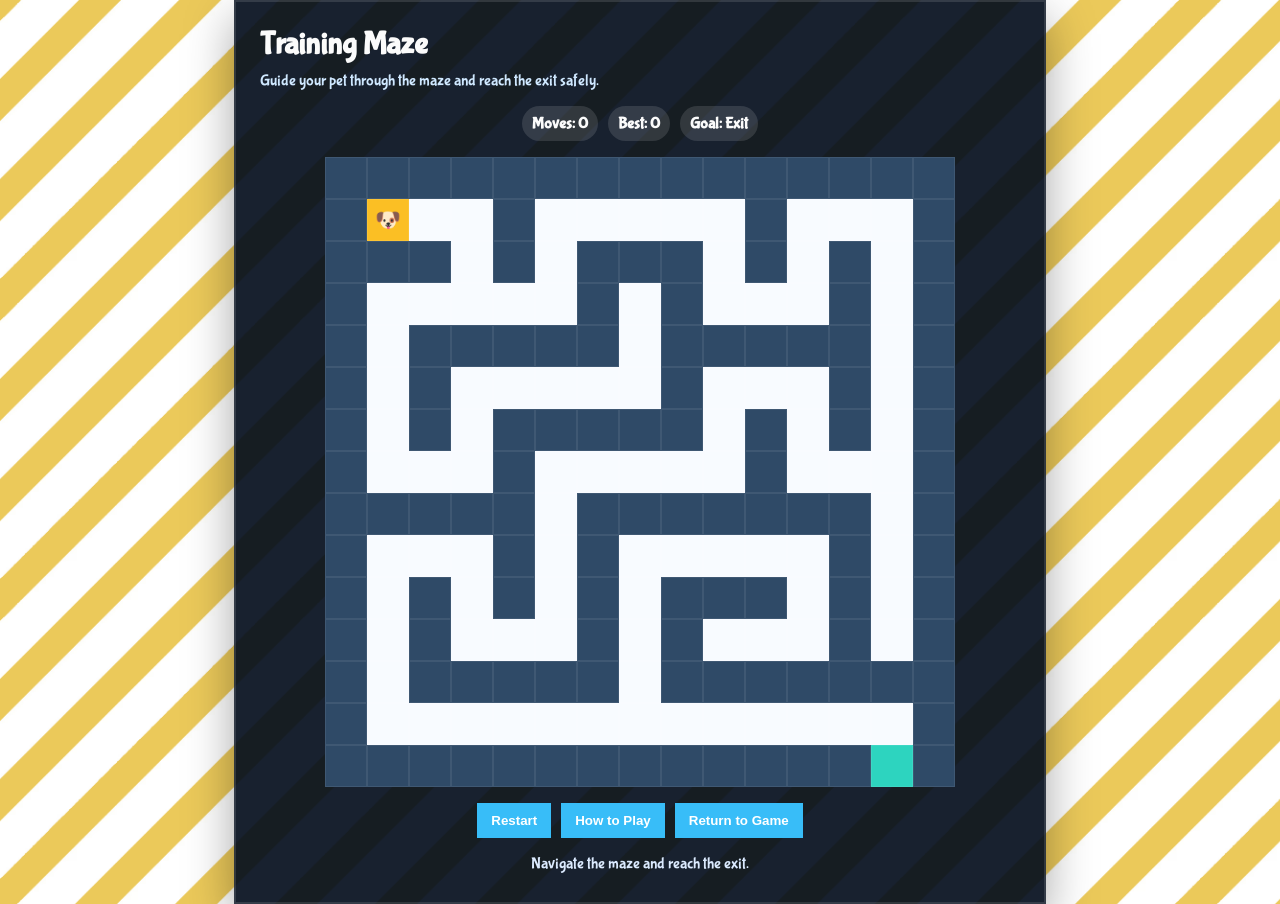
<file: gameplay/minigame_page/minigame1/minigame1.html>
<!doctype html>
<html lang="en">
  <head>
    <meta charset="UTF-8" />
    <meta name="viewport" content="width=device-width, initial-scale=1.0" />
    <title>Pet Training Maze</title>
    <link rel="stylesheet" href="../minigameStyles.css" />
  </head>
  <body>
    <div class="minigame-shell">
      <div class="minigame-header">
        <h1>Training Maze</h1>
        <p>Guide your pet through the maze and reach the exit safely.</p>
      </div>

      <div class="minigame-info">
        <div class="stat-pill">Moves: <span id="moveCount">0</span></div>
        <div class="stat-pill">Best: <span id="bestScore">0</span></div>
        <div class="stat-pill">Goal: <span id="goalLabel">Exit</span></div>
      </div>

      <div id="mazeBoard" class="maze-board" aria-label="Training maze"></div>

      <div class="minigame-controls">
        <button id="restartBtn">Restart</button>
        <button type="button" onclick="window.location.href='../minigameInstructions/miniInstructions.html?game=minigame1'">How to Play</button>
        <button id="backBtn">Return to Game</button>
      </div>

      <div id="statusMessage" class="status-message" role="status" aria-live="polite"></div>
    </div>

    <script src="minigame1.js"></script>
  </body>
</html>
</file>
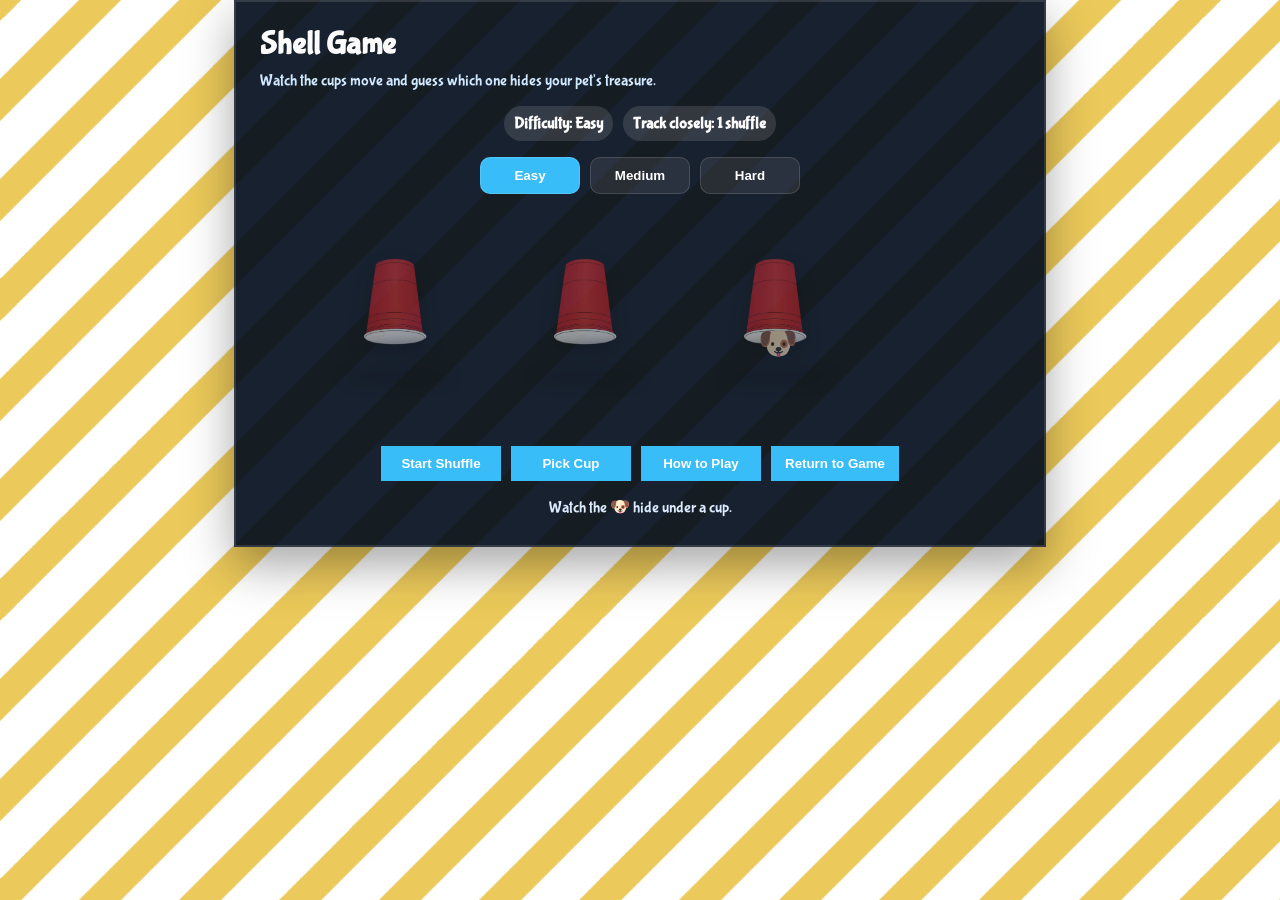
<file: gameplay/minigame_page/minigame2/minigame2.html>
<!doctype html>
<html lang="en">
  <head>
    <meta charset="UTF-8" />
    <meta name="viewport" content="width=device-width, initial-scale=1.0" />
    <title>Shell Game Training</title>
    <link rel="stylesheet" href="../minigameStyles.css" />
  </head>
  <body>
    <div class="minigame-shell">
      <div class="minigame-header">
        <h1>Shell Game</h1>
        <p>Watch the cups move and guess which one hides your pet's treasure.</p>
      </div>

      <div class="minigame-info">
        <div class="stat-pill">Difficulty: <span id="difficultyLabel">Easy</span></div>
        <div class="stat-pill">Track closely: <span id="hintLabel">1 shuffle</span></div>
      </div>

      <div class="difficulty-panel" id="difficultyPanel">
        <button class="difficulty-button active" data-level="easy">Easy</button>
        <button class="difficulty-button" data-level="medium">Medium</button>
        <button class="difficulty-button" data-level="hard">Hard</button>
      </div>

      <div class="cups-board" id="cupsBoard" aria-label="Shell game board"></div>

      <div class="action-area">
        <button id="startBtn">Start Shuffle</button>
        <button id="guessBtn" disabled>Pick Cup</button>
        <button type="button" onclick="window.location.href='../minigameInstructions/miniInstructions.html?game=minigame2'">How to Play</button>
        <button id="backBtn">Return to Game</button>
      </div>

      <div id="statusMessage" class="status-message" role="status" aria-live="polite"></div>
    </div>

    <script src="minigame2.js"></script>
  </body>
</html>
</file>
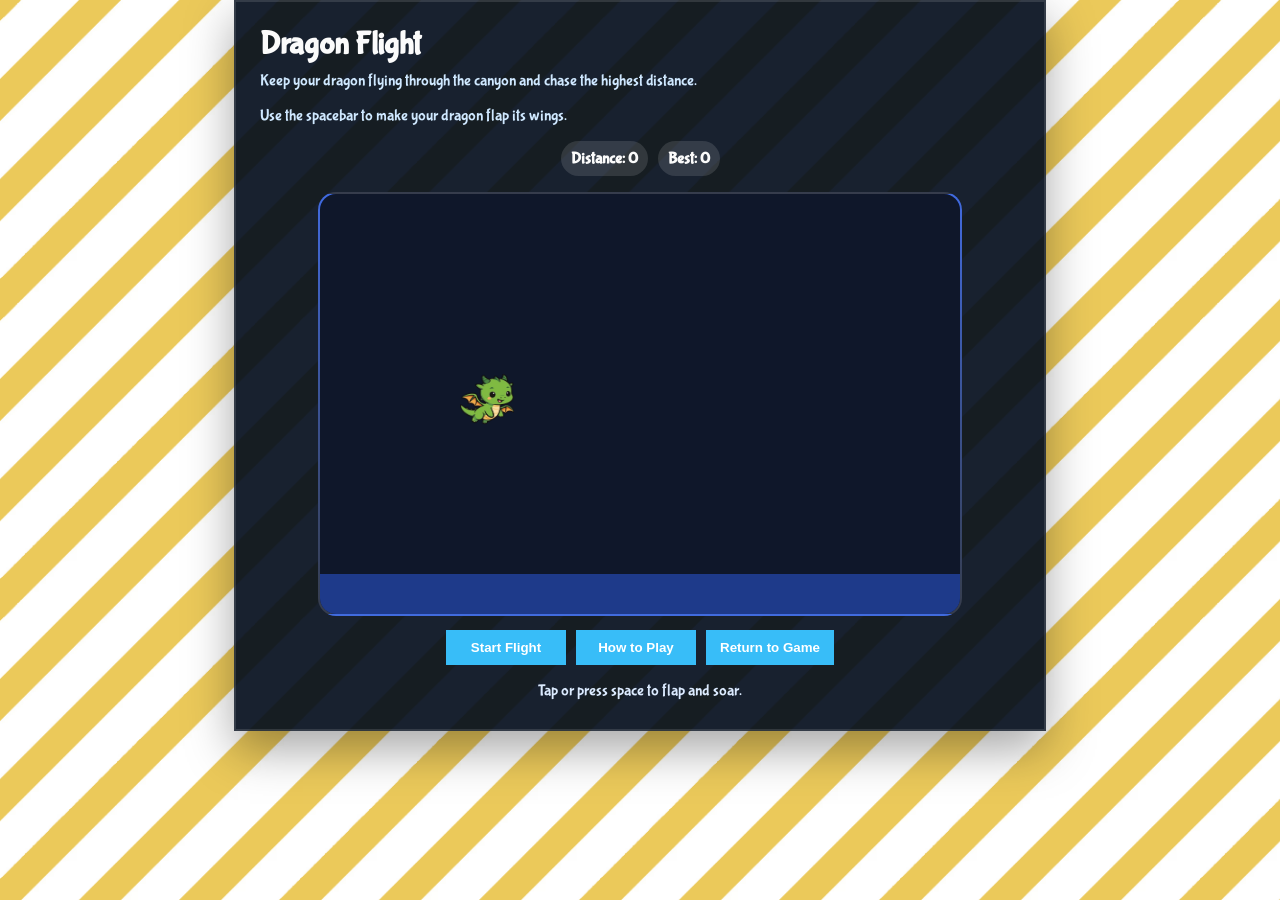
<file: gameplay/minigame_page/minigame3/minigame3.html>
<!doctype html>
<html lang="en">
  <head>
    <meta charset="UTF-8" />
    <meta name="viewport" content="width=device-width, initial-scale=1.0" />
    <title>Dragon Flappy Flight</title>
    <link rel="stylesheet" href="../minigameStyles.css" />
  </head>
  <body>
    <div class="minigame-shell">
      <div class="minigame-header">
        <h1>Dragon Flight</h1>
        <p>Keep your dragon flying through the canyon and chase the highest distance. </p>
        <p>Use the spacebar to make your dragon flap its wings.</p>
      </div>

      <div class="minigame-info">
        <div class="stat-pill">Distance: <span id="distanceLabel">0</span></div>
        <div class="stat-pill">Best: <span id="bestLabel">0</span></div>
      </div>

      <div class="game-canvas-wrap">
        <canvas id="gameCanvas" width="640" height="420"></canvas>
      </div>

      <div class="action-area">
        <button id="startBtn">Start Flight</button>
        <button type="button" onclick="window.location.href='../minigameInstructions/miniInstructions.html?game=minigame3'">How to Play</button>
        <button id="backBtn">Return to Game</button>
      </div>

      <div id="statusMessage" class="status-message" role="status" aria-live="polite"></div>
    </div>

    <script src="minigame3.js"></script>
  </body>
</html>
</file>
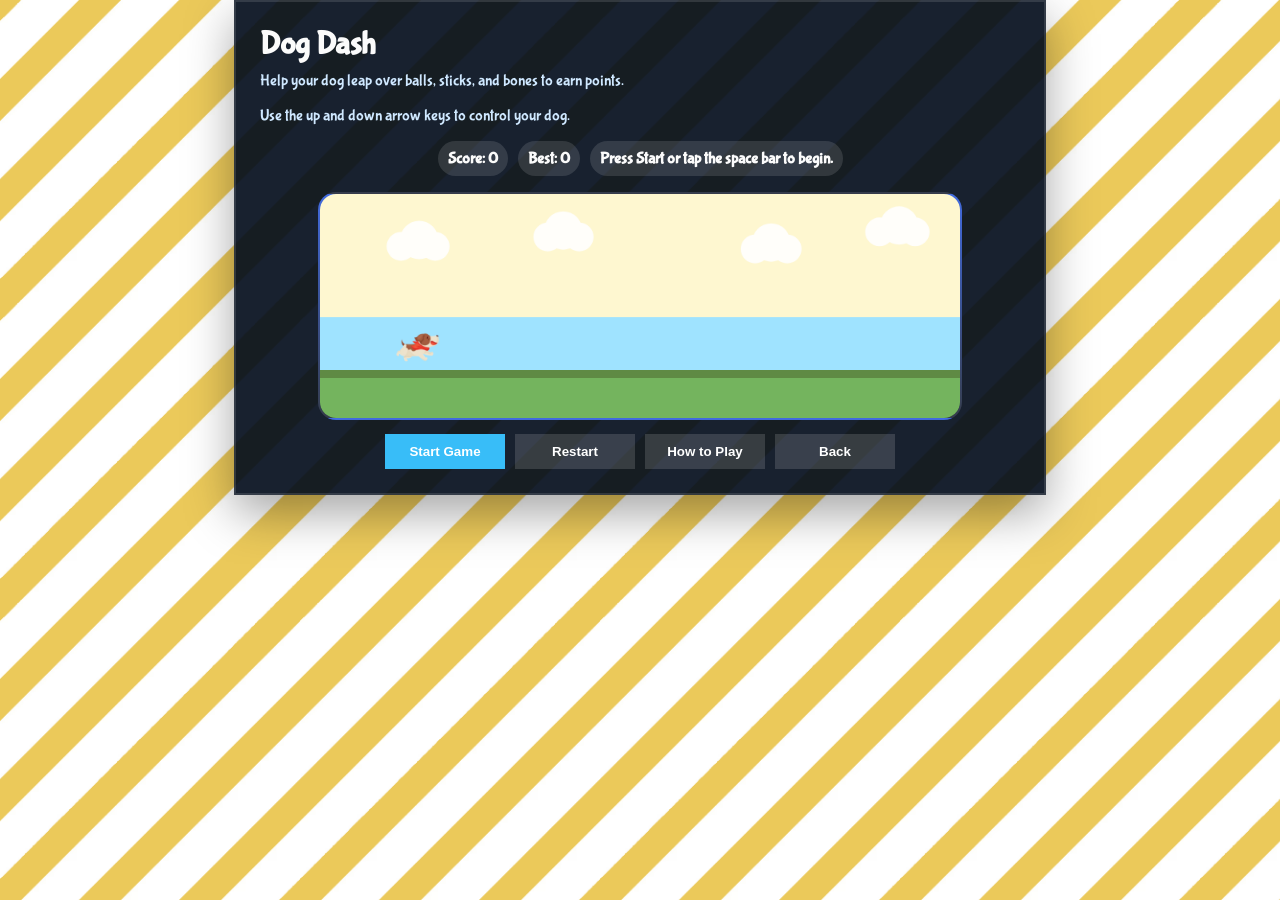
<file: gameplay/minigame_page/minigame4/minigame4.html>
<!DOCTYPE html>
<html lang="en">
<head>
  <meta charset="UTF-8">
  <meta name="viewport" content="width=device-width, initial-scale=1.0">
  <title>Dog Dash Minigame</title>
  <link rel="stylesheet" href="../minigameStyles.css" />
</head>
<body>
  <div class="minigame-shell">
    <div class="minigame-header">
      <h1>Dog Dash</h1>
      <p>Help your dog leap over balls, sticks, and bones to earn points.</p>
      <p>Use the up and down arrow keys to control your dog.</p>
    </div>

    <div class="minigame-info hud">
      <div class="stat-pill">Score: <strong id="score">0</strong></div>
      <div class="stat-pill">Best: <strong id="bestScore">0</strong></div>
      <div class="stat-pill" id="statusMessage">Press Start or tap the space bar to begin.</div>
    </div>

    <div class="game-canvas-wrap">
      <canvas id="gameCanvas" width="800" height="280"></canvas>
    </div>

    <div class="action-area controls">
      <button id="startBtn">Start Game</button>
      <button id="restartBtn" class="secondary">Restart</button>
      <button type="button" onclick="window.location.href='../minigameInstructions/miniInstructions.html?game=minigame4'" class="secondary">How to Play</button>
      <button id="backBtn" class="secondary">Back</button>
    </div>
  </div>

  <script src="minigame4.js"></script>
</body>
</html>
</file>
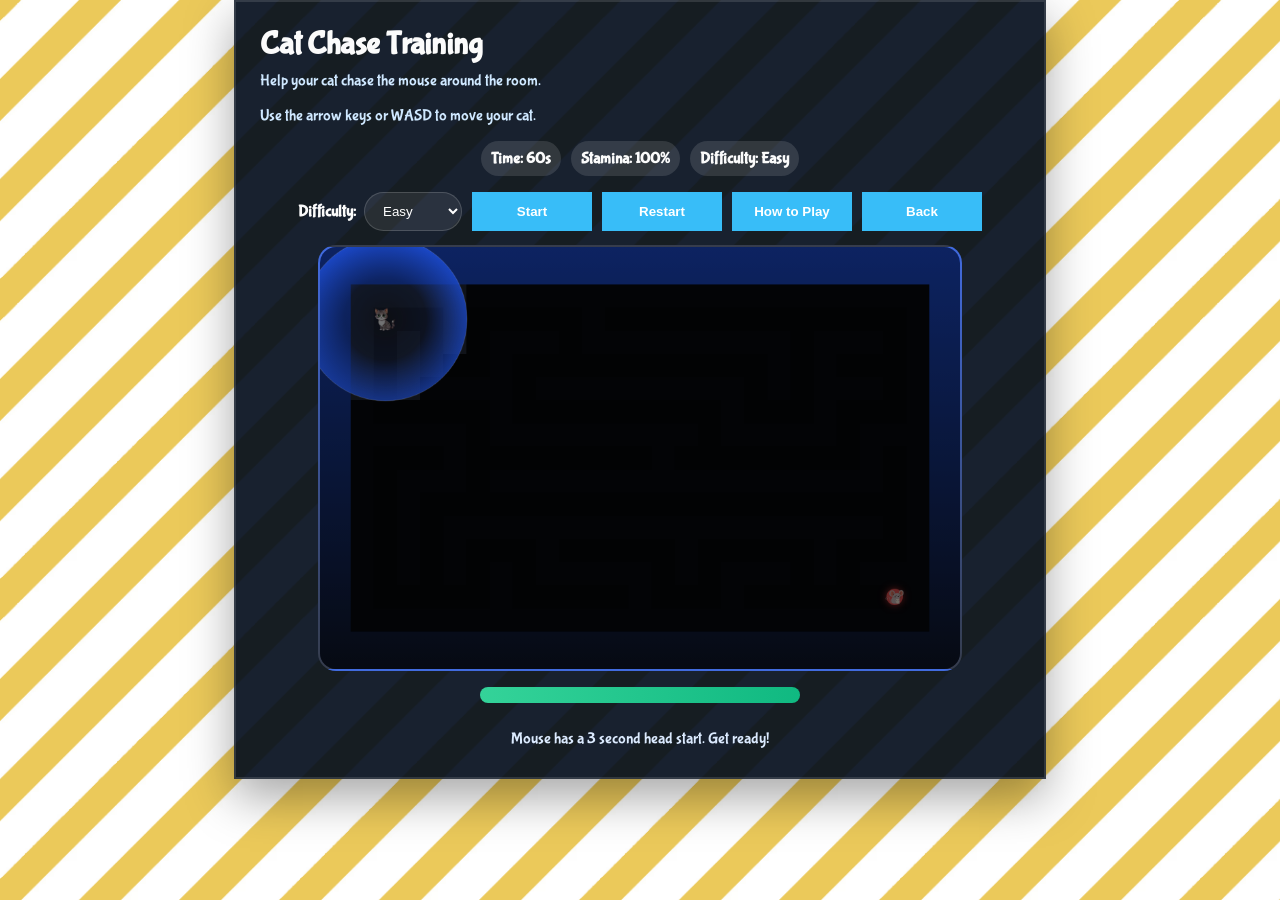
<file: gameplay/minigame_page/minigame5/minigame5.html>
<!DOCTYPE html>
<html lang="en">
<head>
  <meta charset="UTF-8" />
  <meta name="viewport" content="width=device-width, initial-scale=1.0" />
  <title>Minigame 5: Cat Chase</title>
  <link rel="stylesheet" href="../minigameStyles.css" />
</head>
<body>
  <div class="minigame-shell">
    <div class="minigame-header">
      <h1>Cat Chase Training</h1>
      <p>Help your cat chase the mouse around the room.</p>
      <p>Use the arrow keys or WASD to move your cat.</p>
    </div>

    <div class="minigame-info top-bar">
      <div class="stat-pill">Time: <strong id="timer">--</strong></div>
      <div class="stat-pill">Stamina: <strong id="staminaLabel">100%</strong></div>
      <div class="stat-pill">Difficulty: <strong id="difficultyLabel">Easy</strong></div>
    </div>

    <div class="action-area controls">
      <label>
        Difficulty:
        <select id="difficultySelect">
          <option value="easy">Easy</option>
          <option value="medium">Medium</option>
          <option value="hard">Hard</option>
        </select>
      </label>
      <button id="startBtn">Start</button>
      <button id="restartBtn">Restart</button>
      <button type="button" onclick="window.location.href='../minigameInstructions/miniInstructions.html?game=minigame5'">How to Play</button>
      <button id="backBtn">Back</button>
    </div>

    <div class="game-canvas-wrap">
      <canvas id="gameCanvas" width="940" height="620"></canvas>
    </div>

    <div class="status-message-section">
      <div class="meter" aria-label="Stamina meter">
        <div class="meter-fill" id="staminaFill"></div>
      </div>
      <div class="status-message" id="statusMessage">Use arrow keys / WASD to move. Hold Shift + direction to dash.</div>
    </div>
  </div>
  <script src="minigame5.js"></script>
</body>
</html>
</file>
<file: gameplay/shared/style.css>
/* ============================================================
   PET LIFE - Stylesheet
   Modern card-based layout with gradient backgrounds and
   smooth animations for an engaging game experience
   ============================================================ */
   
/* ===== FONTS ===== */
@font-face {
  font-family: "Bubblegum Sans";
  src: url("../fonts/BubblegumSans-Regular.ttf") format("truetype");
  font-weight: 400;
  font-style: normal;
  font-display: swap;
}

.bubblegum-sans-regular {
  font-family: "Bubblegum Sans", cursive, sans-serif;
  font-weight: 400;
  font-style: normal;
}


/* ===== CSS VARIABLES ===== */
:root {
  --bg-start: #eef6ff;
  --bg-end: #f7fbff;
  --card-bg: #ffffff;
  --muted: #64748b;
  --accent-500: #2563eb;
  --accent-400: #3b82f6;
}

/* ===== BASE STYLES ===== */
html,
body {
  height: 100%;
}

body {
  margin: 0;
  font-family:
    "Bubblegum Sans",
    system-ui,
    -apple-system,
    "Segoe UI",
    Roboto,
    "Helvetica Neue",
    Arial,
    sans-serif;
  background-color: #ebc95a;
  background-image: url("../../images/striped-bg.png");
  background-repeat: repeat;
  background-size: 300px 300px;

  animation: moveDiagonal 9s linear infinite;

  color: #0f172a;
  -webkit-font-smoothing: antialiased;
  -moz-osx-font-smoothing: grayscale;
}

@keyframes moveDiagonal {
  from {
    background-position: 0 0;
  }
  to {
    /* This MUST match the background-size above for a seamless loop */
    background-position: 300px 300px;
  }
}

/* ===== MAIN CONTAINER ===== */
/* 2-column grid: left = game interface, right = pet visual */
.container {
  position: relative;
  display: grid;
  grid-template-columns: 1fr 160px;
  grid-template-rows: auto auto;
  gap: 12px;
  margin: 20px auto;
  width: min(60vw, 670px);
  max-width: 95%;
  background: var(--card-bg);
  padding: 24px;
  border-radius: 0;
  box-shadow: 0 8px 30px rgba(15, 23, 42, 0.12);
  border: 1px solid rgba(15, 23, 42, 0.04);
}

.container h1 {
  margin: 0 0 8px 0;
  font-size: 1.4rem;
}

.container h2 {
  margin: 6px 0 2px 0;
  font-size: 1.1rem;
}

button, input, select, textures {
  font-family: inherit;
}
/* ===== SETUP FORM ===== */
#setup {
  display: flex;
  flex-direction: column;
  gap: 16px;
  margin: 8px 0 4px 0;
  animation: slideInUp 0.5s ease;
}

@keyframes slideInUp {
  from {
    opacity: 0;
    transform: translateY(20px);
  }
  to {
    opacity: 1;
    transform: translateY(0);
  }
}

.setup-header {
  text-align: center;
  margin-bottom: 8px;
}

.setup-header h2 {
  margin: 0 0 8px 0;
  color: var(--accent-500);
}

.setup-header p {
  margin: 0;
  color: var(--muted);
  font-size: 0.95rem;
}

.setup-section {
  display: flex;
  flex-direction: column;
  gap: 6px;
}

.setup-section label {
  font-weight: 600;
  color: var(--muted);
  font-size: 0.9rem;
}

/* Pet preview container */
.pet-preview-container {
  display: flex;
  flex-direction: column;
  align-items: center;
  gap: 8px;
  padding: 16px;
  background: #f0f9ff;
  border-radius: 0;
  border: 2px solid var(--accent-400);
}

.pet-preview {
  width: 140px;
  height: 140px;
  display: flex;
  align-items: center;
  justify-content: center;
  animation: bounce 0.6s ease;
}

@keyframes bounce {
  0%,
  100% {
    transform: translateY(0);
  }
  50% {
    transform: translateY(-10px);
  }
}

#petPreviewText {
  margin: 0;
  color: var(--muted);
  font-size: 0.9rem;
  font-weight: 500;
}

/* Difficulty selector */
.difficulty-buttons {
  display: grid;
  grid-template-columns: repeat(3, 1fr);
  gap: 8px;
}

.difficulty-btn {
  padding: 12px 8px;
  font-size: 0.9rem;
  border: 2px solid #e6eef9;
  background: #fbfdff;
  color: var(--muted);
  border-radius: 0;
  cursor: pointer;
  transition: all 0.2s ease;
  font-weight: 500;
}

.difficulty-btn:hover {
  border-color: var(--accent-400);
  background: #f0f9ff;
}

.difficulty-btn.active {
  background: var(--accent-400);
  color: white;
  border-color: var(--accent-500);
  box-shadow: 0 4px 12px rgba(59, 130, 246, 0.3);
}

.difficulty-info {
  margin: 8px 0 0 0;
  font-size: 0.85rem;
  color: var(--muted);
  text-align: center;
}

.setup-buttons {
  display: grid;
  grid-template-columns: 1fr 1fr;
  gap: 10px;
  margin-top: 8px;
}

.primary-btn {
  background: var(--accent-400);
  color: white;
  font-weight: 600;
  padding: 12px 16px;
}

/* ===== FORM INPUTS ===== */
input[type="text"],
select {
  padding: 10px 12px;
  border-radius: 0px;
  border: 1px solid #e6eef9;
  background: #fbfdff;
  font-size: 0.98rem;
  outline: none;
}

/* Focus state with blue glow */
input[type="text"]:focus,
select:focus {
  box-shadow: 0 0 0 4px rgba(59, 130, 246, 0.12);
  border-color: var(--accent-400);
}

/* ===== BUTTONS ===== */
button {
  cursor: pointer;
  border: none;
  border-radius: 0;
  padding: 10px 14px;
  font-size: 0.98rem;
  background: var(--accent-400);
  color: white;
  box-shadow: 0 6px 18px rgba(37, 99, 235, 0.18);
  transition: all 0.15s ease;
}

/* Secondary button style (gray, less emphasis) */
button.secondary {
  background: #f3f4f6;
  color: #0f172a;
  box-shadow: none;
  border: 1px solid #e6e9ef;
}

/* Keyboard focus indicator */
button:focus {
  outline: 3px solid rgba(59, 130, 246, 0.18);
}

/* Click/press effect */
button:active {
  transform: scale(0.92) translateY(1px);
  box-shadow: 0 2px 10px rgba(37, 99, 235, 0.12);
  opacity: 0.9;
}

/* ===== ACTION BUTTONS GRID ===== */
.actions {
  display: grid;
  grid-template-columns: repeat(auto-fit, minmax(120px, 1fr));
  gap: 8px;
  margin-top: 12px;
}

.actions button {
  padding: 10px;
}

/* ===== LAYOUT COLUMNS ===== */
.card-main {
  grid-column: 1 / 2;
}

.pet-column {
  grid-column: 2 / 3;
  grid-row: 1 / 2;
  display: flex;
  flex-direction: column;
  align-items: center;
  gap: 8px;
  align-self: start;
}

/* ===== PET VISUAL ===== */
.pet-visual {
  position: relative;
  width: 140px;
  height: 140px;
  display: flex;
  align-items: center;
  justify-content: center;
  justify-self: end;
  font-size: 72px;
  border-radius: 0;
  background: #fff;
  box-shadow: 0 8px 24px rgba(15, 23, 42, 0.08);
  pointer-events: none;
}

.pet-image {
  width: 100%;
  height: 100%;
  display: flex;
  align-items: center;
  justify-content: center;
}

.pet-main-img {
  width: 100%;
  height: 100%;
  object-fit: contain;
  transition: transform 0.4s ease, filter 0.4s ease;
}

.evolution-badge-wrap {
  display: flex;
  justify-content: center;
  margin: 4px 0 8px;
}

.evolution-badge {
  display: inline-flex;
  align-items: center;
  gap: 6px;
  padding: 4px 12px;
  border-radius: 0px;
  background: linear-gradient(135deg, #dbeafe, #fef3c7);
  border: 2px solid #2563eb;
  font-size: 0.95rem;
  font-weight: 700;
  color: #1e3a8a;
}

.evolution-journey-grid {
  display: grid;
  grid-template-columns: repeat(auto-fit, minmax(120px, 1fr));
  gap: 12px;
}

.evolution-journey-item {
  text-align: center;
  padding: 10px;
  border-radius: 12px;
  background: #f8fafc;
  border: 2px solid #e2e8f0;
}

.evolution-journey-item.unlocked {
  border-color: #2563eb;
  background: #eff6ff;
}

.evolution-journey-item.locked {
  opacity: 0.55;
  filter: grayscale(0.4);
}

.evolution-journey-visual {
  height: 80px;
  display: flex;
  align-items: center;
  justify-content: center;
}

.evolution-journey-img {
  max-width: 72px;
  max-height: 72px;
  object-fit: contain;
}

.evolution-journey-meta {
  display: flex;
  flex-direction: column;
  gap: 2px;
  margin-top: 6px;
  font-size: 0.85rem;
}

.pet-emoji {
  width: 72px;
  height: 72px;
  object-fit: contain;
}

.pet-preview-img {
  width: 140px;
  height: 140px;
  object-fit: contain;
}

/* Pet emoji */
.pet-emoji {
  font-size: 72px;
}

/* Mood description */
.mood-description {
  text-align: center;
  margin: 8px 0 0 0;
  font-size: 0.85rem;
  color: #64748b;
  font-weight: 500;
  height: 20px;
}

/* Pet reactions floating particles */
.pet-reactions {
  position: absolute;
  top: 0;
  left: 0;
  width: 100%;
  height: 100%;
  pointer-events: none;
}

.reaction-particle {
  position: absolute;
  font-size: 24px;
  animation: float-up 1.2s ease-out forwards;
  bottom: 50%;
  opacity: 1;
}

@keyframes float-up {
  0% {
    opacity: 1;
    transform: translateY(0) scale(1);
  }
  100% {
    opacity: 0;
    transform: translateY(-60px) scale(0.5);
  }
}

/* Pet animations for moods */
.bounce {
  animation: pet-bounce 0.6s ease infinite;
}

@keyframes pet-bounce {
  0%,
  100% {
    transform: translateY(0);
  }
  50% {
    transform: translateY(-8px);
  }
}

.excited-animation {
  animation: pet-spin 0.8s ease-in-out infinite;
}

@keyframes pet-spin {
  0%,
  100% {
    transform: rotate(0deg) scale(1);
  }
  25% {
    transform: rotate(5deg) scale(1.05);
  }
  75% {
    transform: rotate(-5deg) scale(1.05);
  }
}

.sad-animation {
  animation: pet-shake 0.4s ease-in-out infinite;
}

@keyframes pet-shake {
  0%,
  100% {
    transform: translateX(0);
  }
  25% {
    transform: translateX(-3px);
  }
  75% {
    transform: translateX(3px);
  }
}

.tired-animation {
  animation: pet-droop 0.8s ease infinite;
}

@keyframes pet-droop {
  0%,
  100% {
    transform: scaleY(1);
  }
  50% {
    transform: scaleY(0.95);
  }
}

/* Pet name centered under visual */
#petName {
  text-align: center;
  margin: 0;
}

/* ===== PET MOOD INDICATOR ===== */
#petMoodEmoji {
  position: absolute;
  font-size: 30px;
  top: 0px;
  right: 0px;
}

/* ===== STATISTICS DISPLAY ===== */
.stat {
  margin-bottom: 12px;
}

.stat-row {
  display: flex;
  justify-content: space-between;
  align-items: center;
  font-weight: 600;
  color: var(--muted);
  margin-bottom: 6px;
  font-size: 0.95rem;
}

/* Progress bar container */
.stat-bar {
  height: 12px;
  background: #e6eef9;
  border-radius: 0;
  overflow: hidden;
}

/* Animated fill bar (color transitions from red to green) */
.stat-fill {
  height: 100%;
  width: 0%;
  background: hsl(120, 70%, 45%);
  transition:
    width 350ms ease,
    background 250ms linear;
  border-radius: 0;
  box-shadow: 0 1px 0 rgba(255, 255, 255, 0.12) inset;
}

/* ===== SLEEP ANIMATION OVERLAY ===== */
#darkOverlay {
  position: fixed;
  inset: 0;
  background: rgba(0, 0, 0, 0.85);
  opacity: 0;
  visibility: hidden;
  transition: opacity 0.5s ease;
  z-index: 9999;
}

#darkOverlayTwo {
  position: fixed;
  inset: 0;
  background: rgba(0, 0, 0, 0.85);
  opacity: 0;
  visibility: hidden;
  transition: opacity 0.5s ease;
  z-index: 9999;
}

.save-indicator {
  position: relative;
  z-index: 10002;
  font-size: 0.85rem;
  color: #10b981;
  font-weight: 600;
  animation: fadeInOut 2s ease;
  padding: 4px 8px;
  background: #f0fdf4;
  border-radius: 0;
}

.day-event-notification {
  position: fixed;
  top: 20px;
  left: 50%;
  transform: translateX(-50%) translateY(-12px);
  z-index: 10003;
  background: #0ea5e9;
  color: white;
  border: 1px solid #0284c7;
  padding: 12px 18px;
  border-radius: 0;
  font-size: 0.95rem;
  box-shadow: 0 16px 32px rgba(15, 23, 42, 0.18);
  opacity: 0;
  pointer-events: none;
  transition: opacity 0.3s ease, transform 0.3s ease;
}

.day-event-notification.show {
  opacity: 1;
  transform: translateX(-50%) translateY(0);
}

.day-event-notification.info {
  background: #0ea5e9;
  border-color: #0284c7;
}

.day-event-notification.error {
  background: #ef4444;
  border-color: #b91c1c;
}

.day-event-notification.warning {
  background: #f59e0b;
  border-color: #d97706;
}

/* ===== RESPONSIVE DESIGN ===== */

/* Game screen header with controls */
.game-header {
  display: flex;
  justify-content: space-between;
  align-items: flex-start;
  margin-bottom: 12px;
  padding-bottom: 12px;
  border-bottom: 1px solid #e6eef9;
}

.game-controls {
  display: flex;
  align-items: center;
  gap: 8px;
}

.save-indicator {
  font-size: 0.85rem;
  color: #10b981;
  font-weight: 600;
  animation: fadeInOut 2s ease;
  padding: 4px 8px;
  background: #f0fdf4;
  border-radius: 0;
}

@keyframes fadeInOut {
  0% {
    opacity: 0;
  }
  50% {
    opacity: 1;
  }
  100% {
    opacity: 0;
  }
}

/* ===== ERROR NOTIFICATION ===== */
.error-notification {
  position: fixed;
  top: 20px;
  right: 20px;
  background: #fee2e2;
  border: 2px solid #ef4444;
  border-radius: 0;
  padding: 16px;
  max-width: 400px;
  box-shadow: 0 8px 24px rgba(239, 68, 68, 0.2);
  z-index: 10001;
  opacity: 0;
  transform: translateX(500px);
  transition: all 0.3s ease;
}

.error-notification.show {
  opacity: 1;
  transform: translateX(0);
}

.error-content {
  display: flex;
  flex-direction: column;
  gap: 10px;
}

#errorMessage {
  color: #991b1b;
  font-weight: 600;
  font-size: 0.95rem;
  line-height: 1.4;
}

.retry-button,
.dismiss-button {
  padding: 8px 12px;
  font-size: 0.85rem;
  border: none;
  border-radius: 0;
  cursor: pointer;
  font-weight: 600;
  transition: all 0.2s ease;
  width: 100%;
}

.retry-button {
  background: #ef4444;
  color: white;
}

.retry-button:hover {
  background: #dc2626;
}

.dismiss-button {
  background: white;
  color: #991b1b;
  border: 1px solid #fca5a5;
}

.dismiss-button:hover {
  background: #fca5a5;
  color: white;
}

/* Mobile: full width at bottom of screen */
@media (max-width: 640px) {
  .container {
    position: fixed;
    left: 50%;
    transform: translate(-50%, 0);
    bottom: 20px;
    top: auto;
    width: calc(100% - 32px);
    max-width: none;
  }

  .error-notification {
    left: 10px;
    right: 10px;
    max-width: none;
    transform: translateY(-500px);
  }

  .error-notification.show {
    transform: translateY(0);
  }
}

/* ===== DEBUG MENU ===== */
.debug-menu {
  position: fixed;
  top: 20px;
  right: 20px;
  background: #1e1e1e;
  border: 2px solid #ef4444;
  border-radius: 0;
  width: 90%;
  max-width: 380px;
  max-height: calc(100vh - 40px);
  z-index: 10002;
  box-shadow: 0 20px 60px rgba(0, 0, 0, 0.5);
  display: flex;
  flex-direction: column;
  animation: slideInRight 0.3s ease;
}

@keyframes slideInRight {
  from {
    opacity: 0;
    transform: translateX(400px);
  }
  to {
    opacity: 1;
    transform: translateX(0);
  }
}

.debug-header {
  display: flex;
  justify-content: space-between;
  align-items: center;
  padding: 16px;
  background: #2a2a2a;
  border-bottom: 1px solid #ef4444;
}

.debug-header h2 {
  margin: 0;
  color: #ef4444;
  font-size: 1.2rem;
}

.close-btn {
  background: none;
  border: none;
  color: #ef4444;
  font-size: 28px;
  cursor: pointer;
  padding: 0;
  width: 40px;
  height: 40px;
  display: flex;
  align-items: center;
  justify-content: center;
}

.close-btn:hover {
  color: #fca5a5;
}

.debug-content {
  overflow-y: auto;
  padding: 16px;
  display: flex;
  flex-direction: column;
  gap: 16px;
}

.debug-section {
  display: flex;
  flex-direction: column;
  gap: 8px;
}

.debug-section h3 {
  margin: 0 0 8px 0;
  color: #10b981;
  font-size: 0.95rem;
  text-transform: uppercase;
  letter-spacing: 1px;
}

.debug-section button {
  padding: 10px;
  background: #3b82f6;
  color: white;
  border: 1px solid #1e40af;
  border-radius: 0;
  cursor: pointer;
  font-weight: 600;
  font-size: 0.9rem;
  transition: all 0.2s ease;
}

.debug-section button:hover {
  background: #2563eb;
  box-shadow: 0 4px 12px rgba(59, 130, 246, 0.3);
}

.debug-section button:active {
  transform: scale(0.95);
}

/* Scrollbar styling */
.debug-content::-webkit-scrollbar {
  width: 8px;
}

.debug-content::-webkit-scrollbar-track {
  background: #2a2a2a;
}

.debug-content::-webkit-scrollbar-thumb {
  background: #ef4444;
  border-radius: 0;
}

.debug-content::-webkit-scrollbar-thumb:hover {
  background: #fca5a5;
}

/* ===== SHOP SIDEBAR ===== */
.shop-sidebar {
  position: fixed;
  top: 0;
  right: 0;
  width: 100%;
  max-width: 350px;
  height: 100vh;
  background: #fff;
  border-left: 2px solid #e5e7eb;
  box-shadow: -8px 0 24px rgba(0, 0, 0, 0.1);
  z-index: 10001;
  display: flex;
  flex-direction: column;
  animation: slideInShop 0.3s ease;
}

@keyframes slideInShop {
  from {
    transform: translateX(100%);
  }
  to {
    transform: translateX(0);
  }
}

.shop-header {
  display: flex;
  justify-content: space-between;
  align-items: center;
  padding: 16px;
  border-bottom: 2px solid #e5e7eb;
  background: #f9fafb;
}

.shop-header h2 {
  margin: 0;
  color: #1f2937;
  font-size: 1.3rem;
}

.shop-header .close-btn {
  background: none;
  border: none;
  font-size: 24px;
  cursor: pointer;
  color: #6b7280;
  width: 40px;
  height: 40px;
  display: flex;
  align-items: center;
  justify-content: center;
  padding: 0;
}

.shop-header .close-btn:hover {
  color: #1f2937;
}

.shop-content {
  overflow-y: auto;
  overflow-x: hidden;
  flex: 1 1 auto;
  padding: 16px;
  min-height: 0;
  max-height: calc(100vh - 100px);
}

.shop-section {
  margin-bottom: 20px;
  padding-bottom: 16px;
  border-bottom: 1px solid #e5e7eb;
}

.shop-section:last-child {
  border-bottom: none;
}

.shop-section h3 {
  margin: 0 0 4px 0;
  color: #1f2937;
  font-size: 1.1rem;
}

.section-desc {
  margin: 4px 0 12px 0;
  font-size: 0.8rem;
  color: #6b7280;
  font-style: italic;
}

.shop-items {
  display: flex;
  flex-direction: column;
  gap: 8px;
}

.shop-item {
  display: flex;
  justify-content: space-between;
  align-items: center;
  padding: 12px;
  background: #f3f4f6;
  border: 1px solid #d1d5db;
  border-radius: 0;
  cursor: pointer;
  transition: all 0.2s ease;
}

.shop-item:hover {
  background: #e5e7eb;
  border-color: #9ca3af;
}

.shop-item.owned {
  background: #d1fae5;
  border-color: #10b981;
  opacity: 0.7;
  cursor: default;
}

.shop-item.owned:hover {
  background: #d1fae5;
}

.shop-item.disabled {
  opacity: 0.5;
  cursor: not-allowed;
}

.shop-item.disabled:hover {
  background: #f3f4f6;
}

.item-info {
  display: flex;
  flex-direction: column;
  gap: 2px;
}

.item-name {
  font-weight: 600;
  color: #1f2937;
}

.item-desc {
  font-size: 0.75rem;
  color: #6b7280;
}

.item-price {
  background: #3b82f6;
  color: white;
  padding: 6px 12px;
  border-radius: 0;
  font-weight: bold;
  font-size: 0.9rem;
  white-space: nowrap;
}

.item-price.owned {
  background: #10b981;
}

.item-price.insufficient {
  background: #ef4444;
}

.shop-btn {
  padding: 8px 12px;
  font-size: 0.9rem;
  border: none;
  border-radius: 0;
  background: #3b82f6;
  color: white;
  cursor: pointer;
  font-weight: 600;
  transition: all 0.2s ease;
}

.shop-btn:hover {
  background: #2563eb;
}

/* Scrollbar styling for shop */
.shop-content::-webkit-scrollbar {
  width: 10px;
}

.shop-content::-webkit-scrollbar-track {
  background: #f0f0f0;
}

.shop-content::-webkit-scrollbar-thumb {
  background: #888;
  border-radius: 0;
}

.shop-content::-webkit-scrollbar-thumb:hover {
  background: #555;
}

/* Mobile responsive shop */
@media (max-width: 640px) {
  .shop-sidebar {
    max-width: 100%;
  }
}
@media (max-width: 640px) {
  .debug-menu {
    width: calc(100% - 20px);
    max-height: 90vh;
  }
}

/* ===== TO-DO MODAL ===== */
.todo-modal {
  position: fixed;
  top: 0;
  left: 0;
  width: 100%;
  max-width: 380px;
  height: 100vh;
  background: #fff;
  border-right: 2px solid #e5e7eb;
  box-shadow: 8px 0 24px rgba(0, 0, 0, 0.1);
  z-index: 10002;
  display: flex;
  flex-direction: column;
  animation: slideInLeft 0.3s ease;
}

@keyframes slideInLeft {
  from {
    transform: translateX(-100%);
  }
  to {
    transform: translateX(0);
  }
}

.todo-container {
  display: flex;
  flex-direction: column;
  height: 100%;
}

.todo-header {
  display: flex;
  justify-content: space-between;
  align-items: center;
  padding: 16px;
  border-bottom: 2px solid #e5e7eb;
  background: #f9fafb;
}

.todo-header h2 {
  margin: 0;
  color: #1f2937;
  font-size: 1.3rem;
}

.todo-header .close-btn {
  background: none;
  border: none;
  font-size: 24px;
  cursor: pointer;
  color: #6b7280;
  width: 40px;
  height: 40px;
  display: flex;
  align-items: center;
  justify-content: center;
  padding: 0;
}

.todo-header .close-btn:hover {
  color: #1f2937;
}

.todo-progress {
  padding: 16px;
  background: #f3f4f6;
  border-bottom: 1px solid #e5e7eb;
}

.progress-text {
  font-size: 0.9rem;
  font-weight: 600;
  color: #374151;
  margin-bottom: 8px;
}

.progress-bar {
  width: 100%;
  height: 8px;
  background: #e5e7eb;
  border-radius: 4px;
  overflow: hidden;
}

.progress-fill {
  height: 100%;
  background: linear-gradient(90deg, #10b981, #059669);
  border-radius: 4px;
  transition: width 0.3s ease;
}

.todo-list {
  overflow-y: auto;
  flex: 1;
  padding: 16px;
  display: flex;
  flex-direction: column;
  gap: 8px;
  min-height: 0;
}

.todo-item {
  display: flex;
  align-items: center;
  gap: 12px;
  padding: 12px;
  border-radius: 0;
  background: #f3f4f6;
  transition: all 0.2s ease;
}

.todo-item:hover {
  background: #e5e7eb;
}

.todo-item.completed {
  background: #d1fae5;
  opacity: 0.7;
}

.todo-item.completed .todo-text {
  text-decoration: line-through;
  color: #6b7280;
}

.todo-checkbox {
  width: 20px;
  height: 20px;
  cursor: pointer;
  accent-color: #10b981;
  flex-shrink: 0;
}

.todo-text {
  flex: 1;
  color: #1f2937;
  font-weight: 500;
}

@media (max-width: 640px) {
  .todo-modal {
    max-width: 100%;
  }
}

/* ===== AUTHENTICATION SCREEN ===== */
.auth-modal {
  position: fixed;
  top: 0;
  left: 0;
  width: 100vw;
  height: 100vh;
  z-index: 9999;
  display: flex;
  align-items: center;
  justify-content: center;
}

.auth-backdrop {
  position: absolute;
  top: 0;
  left: 0;
  width: 100%;
  height: 100%;
  background: rgba(0, 0, 0, 0.5);
  backdrop-filter: blur(4px);
}

.auth-container {
  position: relative;
  background: linear-gradient(135deg, #ffffff 0%, #f8fafc 100%);
  padding: 2rem;
  border-radius: 0;
  box-shadow:
    0 20px 25px -5px rgba(0, 0, 0, 0.1),
    0 10px 10px -5px rgba(0, 0, 0, 0.04);
  border: 1px solid rgba(255, 255, 255, 0.2);
  max-width: 450px;
  width: 90%;
  z-index: 10000;
}

.auth-container h2 {
  font-size: 2.5rem;
  margin-bottom: 2rem;
  text-align: center;
  background: linear-gradient(135deg, #2563eb 0%, #3b82f6 100%);
  -webkit-background-clip: text;
  -webkit-text-fill-color: transparent;
  background-clip: text;
}

.auth-container h3 {
  margin-top: 0;
  margin-bottom: 1.5rem;
  font-size: 1.25rem;
  color: #0f172a;
}

.auth-tabs {
  display: flex;
  gap: 1rem;
  margin-bottom: 2rem;
  background: #f1f5f9;
  border-radius: 0;
  padding: 0.5rem;
}

.auth-tab-btn {
  flex: 1;
  padding: 0.75rem 1.5rem;
  border: none;
  background: transparent;
  cursor: pointer;
  font-weight: 600;
  color: #64748b;
  border-radius: 0;
  transition: all 0.2s;
}

.auth-tab-btn.active {
  background: #ffffff;
  color: #2563eb;
  box-shadow: 0 1px 3px rgba(0, 0, 0, 0.1);
}

.auth-tab-content {
  display: none;
  width: 100%;
  max-width: 400px;
  background: #ffffff;
  padding: 2rem;
  border-radius: 0;
  box-shadow: 0 4px 6px rgba(0, 0, 0, 0.1);
}

.auth-tab-content.active {
  display: block;
  animation: slideIn 0.3s ease-out;
}

@keyframes slideIn {
  from {
    opacity: 0;
    transform: translateY(10px);
  }
  to {
    opacity: 1;
    transform: translateY(0);
  }
}

.auth-input {
  width: 100%;
  padding: 0.75rem 1rem;
  margin-bottom: 1rem;
  border: 2px solid #e2e8f0;
  border-radius: 0;
  font-size: 1rem;
  transition: border-color 0.2s;
  box-sizing: border-box;
}

.auth-input:focus {
  outline: none;
  border-color: #2563eb;
  box-shadow: 0 0 0 3px rgba(37, 99, 235, 0.1);
}

.auth-container .primary-btn {
  width: 100%;
  padding: 0.875rem 1.5rem;
  margin-bottom: 1rem;
  background: linear-gradient(135deg, #2563eb, #3b82f6);
  color: white;
  border: none;
  border-radius: 0;
  font-weight: 600;
  cursor: pointer;
  transition: all 0.2s;
}

.auth-container .primary-btn:hover {
  transform: translateY(-2px);
  box-shadow: 0 4px 12px rgba(37, 99, 235, 0.3);
}

.auth-container .secondary-btn {
  width: 100%;
  padding: 0.875rem 1.5rem;
  background: #f1f5f9;
  color: #2563eb;
  border: 2px solid #e2e8f0;
  border-radius: 0;
  font-weight: 600;
  cursor: pointer;
  transition: all 0.2s;
}

.auth-container .secondary-btn:hover {
  background: #e2e8f0;
  border-color: #2563eb;
}
</file>
<file: gameplay/entrance_page/entrance.css>
.entrance-shell {
  min-height: 100vh;
  display: grid;
  place-items: center;
  padding: 24px;
}

.entrance-page {
  background-color: #ebc95a;
  background-image: url("../../images/striped-bg.png");
  background-repeat: repeat;
  background-size: 300px 300px;
  animation: moveDiagonal 9s linear infinite;
}

@keyframes moveDiagonal {
  from {
    background-position: 0 0;
  }
  to {
    background-position: 300px 300px;
  }
}

.entrance-card {
  width: min(820px, 100%);
  background: var(--card-bg);
  padding: clamp(20px, 4vw, 34px);
  border: 1px solid rgba(15, 23, 42, 0.08);
  box-shadow: 0 8px 30px rgba(15, 23, 42, 0.12);
}

.entrance-header {
  display: flex;
  justify-content: space-between;
  gap: 12px;
  margin-bottom: 12px;
}

.text-link {
  color: var(--accent-500);
  text-decoration: none;
}

.text-link:hover {
  text-decoration: underline;
}

.setup-header h1 {
  margin: 0 0 8px;
  color: var(--accent-500);
  font-size: clamp(2rem, 6vw, 3.6rem);
}

.setup-grid {
  display: grid;
  grid-template-columns: minmax(0, 1fr) 220px;
  gap: 18px;
  align-items: stretch;
}

.setup-fields {
  display: flex;
  flex-direction: column;
  gap: 16px;
}

.entrance-page .pet-preview-container {
  min-height: 100%;
  justify-content: center;
}

.input-invalid {
  border-color: #ef4444 !important;
  box-shadow: 0 0 0 4px rgba(239, 68, 68, 0.12) !important;
}

@media (max-width: 760px) {
  .entrance-shell {
    padding: 16px;
    place-items: start center;
  }

  .setup-grid {
    grid-template-columns: 1fr;
  }
}
</file>
<file: gameplay/game_page/game.css>
/* ============================================================
   GAME PAGE STYLES
   Main gameplay interface with pet and player stats
   ============================================================ */

.game-page {
  background-color: #ebc95a;
  background-image: url("../../images/striped-bg.png");
  background-repeat: repeat;
  background-size: 300px 300px;
  animation: moveDiagonal 9s linear infinite;
}

@keyframes moveDiagonal {
  from {
    background-position: 0 0;
  }
  to {
    background-position: 300px 300px;
  }
}
</file>
<file: gameplay/help_page/help.css>
/* ============================================================
   HELP PAGE STYLES
   Modern, accessible help system with tabs and interactive FAQ
   ============================================================ */

body {
  background-color: #ebc95a;
  background-image: url("../../images/striped-bg.png");
  background-repeat: repeat;
  background-size: 300px 300px;
  animation: moveDiagonal 9s linear infinite;
}

@keyframes moveDiagonal {
  from {
    background-position: 0 0;
  }
  to {
    background-position: 300px 300px;
  }
}

/* ===== HELP CONTAINER ===== */
.help-container {
  max-width: 900px;
  margin: 0 auto;
  padding: 24px;
  min-height: 100vh;
}

/* ===== HEADER ===== */
.help-header {
  display: flex;
  align-items: center;
  gap: 16px;
  margin-bottom: 24px;
}

.help-header h1 {
  margin: 0;
  font-size: 2rem;
  flex: 1;
}

.back-button {
  background: #f3f4f6;
  color: #0f172a;
  border: 1px solid #e6e9ef;
  padding: 10px 16px;
  border-radius: 8px;
  font-size: 0.95rem;
  cursor: pointer;
  transition: all 0.2s ease;
  box-shadow: none;
}

.back-button:hover {
  background: #e5e7eb;
  transform: translateX(-2px);
}

/* ===== TAB NAVIGATION ===== */
.tab-navigation {
  display: flex;
  gap: 8px;
  margin-bottom: 24px;
  border-bottom: 2px solid #e6eef9;
  flex-wrap: wrap;
}

.tab-button {
  background: transparent;
  border: none;
  padding: 12px 20px;
  border-radius: 8px 8px 0 0;
  cursor: pointer;
  font-size: 1rem;
  font-weight: 500;
  color: #64748b;
  transition: all 0.2s ease;
  border-bottom: 3px solid transparent;
}

.tab-button:hover {
  background: #f8fafc;
  color: #0f172a;
}

.tab-button.active {
  background: #ffffff;
  color: #0f172a;
  border-bottom-color: #3b82f6;
  box-shadow: 0 -1px 0 0 #3b82f6;
}

/* ===== TAB CONTENT ===== */
.tab-content {
  display: none;
  animation: fadeIn 0.3s ease;
}

.tab-content.active {
  display: block;
}

@keyframes fadeIn {
  from { opacity: 0; transform: translateY(10px); }
  to { opacity: 1; transform: translateY(0); }
}

/* ===== HELP SECTIONS ===== */
.help-section {
  margin-bottom: 32px;
}

.help-section h2 {
  color: #1e293b;
  font-size: 1.5rem;
  margin-bottom: 16px;
  border-bottom: 2px solid #e6eef9;
  padding-bottom: 8px;
}

.help-section h3 {
  color: #334155;
  font-size: 1.25rem;
  margin: 24px 0 12px 0;
}

.help-section h4 {
  color: #475569;
  font-size: 1.1rem;
  margin: 16px 0 8px 0;
}

.help-section p {
  line-height: 1.6;
  color: #475569;
  margin-bottom: 16px;
}

.help-section ul {
  margin: 12px 0;
  padding-left: 20px;
}

.help-section li {
  margin-bottom: 8px;
  line-height: 1.5;
  color: #475569;
}

/* ===== ACHIEVEMENT STYLING ===== */
.achievement-category {
  background: #f8fafc;
  border: 1px solid #e6eef9;
  border-radius: 8px;
  padding: 16px;
  margin-bottom: 16px;
}

.achievement-category h4 {
  color: #1e293b;
  margin-top: 0;
  margin-bottom: 12px;
  font-size: 1.1rem;
}

.achievement-category ul {
  margin: 0;
  padding-left: 16px;
}

.achievement-category li {
  margin-bottom: 6px;
}

.rarity-guide {
  background: #f1f5f9;
  border-radius: 8px;
  padding: 16px;
  margin: 16px 0;
}

.rarity-item {
  display: flex;
  align-items: center;
  gap: 12px;
  margin-bottom: 8px;
  padding: 8px;
  border-radius: 6px;
  background: white;
}

.rarity-item.common { border-left: 4px solid #6b7280; }
.rarity-item.uncommon { border-left: 4px solid #10b981; }
.rarity-item.rare { border-left: 4px solid #3b82f6; }
.rarity-item.epic { border-left: 4px solid #8b5cf6; }
.rarity-item.legendary { border-left: 4px solid #f59e0b; }

.rarity-color {
  font-size: 1.2rem;
  width: 24px;
  text-align: center;
}

/* ===== ANALYTICS STYLING ===== */
.feature-section {
  background: #f8fafc;
  border: 1px solid #e6eef9;
  border-radius: 8px;
  padding: 20px;
  margin-bottom: 20px;
}

.feature-section h4 {
  color: #1e293b;
  margin-top: 0;
  margin-bottom: 12px;
  font-size: 1.1rem;
}

.metric-explanation {
  background: #f1f5f9;
  border-left: 4px solid #3b82f6;
  padding: 16px;
  margin: 16px 0;
  border-radius: 0 8px 8px 0;
}

.metric-explanation h4 {
  margin-top: 0;
  margin-bottom: 8px;
  color: #1e293b;
}

.metric-explanation p {
  margin-bottom: 0;
}

.report-types {
  display: grid;
  grid-template-columns: repeat(auto-fit, minmax(250px, 1fr));
  gap: 16px;
  margin: 16px 0;
}

.report-type {
  background: #f8fafc;
  border: 1px solid #e6eef9;
  border-radius: 8px;
  padding: 16px;
}

.report-type h4 {
  margin-top: 0;
  margin-bottom: 8px;
  color: #1e293b;
}

.report-type p {
  margin-bottom: 0;
  font-size: 0.95rem;
}

/* ===== FAQ STYLING ===== */
.faq-item {
  margin-bottom: 12px;
  border: 1px solid #e6eef9;
  border-radius: 8px;
  overflow: hidden;
}

.faq-question {
  width: 100%;
  background: #f8fafc;
  border: none;
  padding: 16px;
  text-align: left;
  font-size: 1rem;
  font-weight: 500;
  color: #1e293b;
  cursor: pointer;
  display: flex;
  justify-content: space-between;
  align-items: center;
  transition: background 0.2s ease;
}

.faq-question:hover {
  background: #f1f5f9;
}

.faq-icon {
  font-size: 1.2rem;
  transition: transform 0.2s ease;
}

.faq-item.active .faq-icon {
  transform: rotate(45deg);
}

.faq-answer {
  max-height: 0;
  overflow: hidden;
  transition: max-height 0.3s ease;
}

.faq-answer p {
  padding: 0 16px 16px 16px;
  margin: 0;
}

.faq-item.active .faq-answer {
  max-height: 300px;
}

/* ===== RESPONSIVE DESIGN ===== */
@media (max-width: 768px) {
  .help-container {
    padding: 16px;
  }
  
  .help-header {
    flex-direction: column;
    align-items: stretch;
    gap: 12px;
  }
  
  .help-header h1 {
    font-size: 1.5rem;
  }
  
  .tab-navigation {
    flex-direction: column;
    gap: 4px;
  }
  
  .tab-button {
    border-radius: 8px;
    border-bottom: none;
  }
  
  .tab-button.active {
    border-bottom: none;
    border-left: 3px solid #3b82f6;
  }
  
  .report-types {
    grid-template-columns: 1fr;
  }
  
  .rarity-item {
    flex-direction: column;
    align-items: flex-start;
    gap: 8px;
  }
}

.tab-button.active {
  color: #2563eb;
  border-bottom-color: #2563eb;
  background: transparent;
}

.tab-button:focus {
  outline: 2px solid rgba(59, 130, 246, 0.3);
  outline-offset: -2px;
}

/* ===== TAB CONTENT ===== */
.tab-content {
  animation: fadeIn 0.3s ease;
}

.tab-content.active {
  display: block;
}

@keyframes fadeIn {
  from {
    opacity: 0;
    transform: translateY(8px);
  }
  to {
    opacity: 1;
    transform: translateY(0);
  }
}

/* ===== HELP SECTIONS ===== */
.help-section {
  background: white;
  padding: 24px;
  border-radius: 12px;
  margin-bottom: 20px;
  box-shadow: none;
  border: 1px solid rgba(15, 23, 42, 0.06);
}

.minigames-list {
  list-style: none;
  padding: 0;
  margin: 12px 0 16px 0;
}

.minigame-item {
  display: flex;
  align-items: center;
  gap: 12px;
  padding: 8px 0;
}

.chance-pill {
  background: #eef2ff;
  color: #3730a3;
  font-weight: 700;
  padding: 6px 10px;
  border-radius: 999px;
  font-size: 0.9rem;
  min-width: 48px;
  text-align: center;
}

.high-stakes {
  background: #fff7ed;
  border-left: 4px solid #fb923c;
  padding: 12px;
  border-radius: 6px;
}

.help-section h2 {
  margin: 0 0 16px 0;
  font-size: 1.5rem;
  color: #0f172a;
  border-bottom: 2px solid #e6eef9;
  padding-bottom: 8px;
}

.help-section h3 {
  margin: 0 0 8px 0;
  font-size: 1.1rem;
  color: #1e293b;
}

.help-section p {
  line-height: 1.6;
  color: #475569;
  margin: 0 0 12px 0;
}

.help-section ul {
  line-height: 1.8;
  color: #475569;
  margin: 12px 0;
  padding-left: 24px;
}

.help-section li {
  margin-bottom: 6px;
}

/* ===== RULES GRID ===== */
.rules-grid {
  display: grid;
  grid-template-columns: repeat(auto-fit, minmax(280px, 1fr));
  gap: 16px;
  margin-top: 16px;
}

.rule-card {
  background: linear-gradient(180deg, #f8fafc 0%, #ffffff 100%);
  padding: 16px;
  border-radius: 10px;
  border: 1px solid #e6eef9;
  box-shadow: none;
}

.rule-card h3 {
  font-size: 1.1rem;
  margin: 0 0 12px 0;
  color: #1e293b;
}

.rule-card p {
  margin: 8px 0;
  font-size: 0.92rem;
  line-height: 1.5;
}

.warning {
  background: #fef2f2;
  padding: 8px 12px;
  border-radius: 0px;
  font-size: 0.88rem;
}

.bonus {
  color: #16a34a;
  background: #f0fdf4;
  padding: 8px 12px;
  border-radius: 0px;
  font-size: 0.88rem;
}

.tip {
  background: #eff6ff;
  padding: 12px 16px;
  border-radius: 8px;
  margin-top: 16px;
  color: #1e40af;
}

/* ===== CURRENCY TABLE ===== */
.currency-table {
  margin: 16px 0;
  background: #f8fafc;
  border-radius: 8px;
  overflow: hidden;
  border: 1px solid #e6eef9;
}

.currency-row {
  display: grid;
  grid-template-columns: 2fr 1fr 1fr;
  padding: 12px 16px;
  border-bottom: 1px solid #e6eef9;
  align-items: center;
}

.currency-row:last-child {
  border-bottom: none;
}

.currency-row:nth-child(odd) {
  background: white;
}

.action-name {
  font-weight: 600;
  color: #1e293b;
}

.action-cost {
  color: #dc2626;
  font-weight: 500;
  text-align: center;
}

.action-result {
  color: #16a34a;
  font-weight: 600;
  text-align: right;
}

/* ===== FAQ SECTION ===== */
.faq-list {
  display: flex;
  flex-direction: column;
  gap: 12px;
}

.faq-item {
  border: 1px solid #e6eef9;
  border-radius: 8px;
  overflow: hidden;
  background: white;
}

.faq-question {
  width: 100%;
  display: flex;
  justify-content: space-between;
  align-items: center;
  padding: 16px 20px;
  background: #f8fafc;
  border: none;
  text-align: left;
  font-size: 1rem;
  font-weight: 600;
  color: #1e293b;
  cursor: pointer;
  transition: all 0.2s ease;
  box-shadow: none;
  border-radius: 0;
}

.faq-question:hover {
  background: #eff6ff;
  color: #2563eb;
}

.faq-question:focus {
  outline: 2px solid rgba(59, 130, 246, 0.3);
  outline-offset: -2px;
}

.faq-icon {
  font-size: 1.5rem;
  font-weight: 300;
  color: #3b82f6;
  transition: transform 0.3s ease;
  line-height: 1;
}

.faq-question.active .faq-icon {
  transform: rotate(45deg);
}

.faq-answer {
  max-height: 0;
  overflow: hidden;
  transition:
    max-height 0.3s ease,
    padding 0.3s ease;
  background: white;
}

.faq-answer.open {
  max-height: 500px;
  padding: 16px 20px;
  border-top: 1px solid #e6eef9;
}

.faq-answer p {
  margin: 0;
  line-height: 1.6;
  color: #475569;
}

/* ===== QUESTION FORM ===== */
.question-form {
  display: flex;
  flex-direction: column;
  gap: 12px;
}

.question-form textarea {
  width: 100%;
  padding: 12px;
  border: 1px solid #e6eef9;
  border-radius: 8px;
  font-size: 0.95rem;
  resize: vertical;
  outline: none;
  transition: all 0.2s ease;
}

.question-form textarea:focus {
  border-color: #3b82f6;
  box-shadow: none;
}

.submit-button {
  align-self: flex-start;
  background: linear-gradient(180deg, #3b82f6, #2563eb);
  color: white;
  border: none;
  padding: 12px 24px;
  border-radius: 8px;
  font-weight: 600;
  cursor: pointer;
  box-shadow: none;
  transition: all 0.2s ease;
}

.submit-button:hover {
  transform: translateY(-1px);
  box-shadow: none;
}

.submit-button:active {
  transform: translateY(0);
}

.question-status {
  padding: 12px;
  border-radius: 6px;
  font-size: 0.9rem;
  display: none;
}

.question-status.success {
  display: block;
  background: #f0fdf4;
  color: #16a34a;
  border: 1px solid #bbf7d0;
}

.question-status.error {
  display: block;
  background: #fef2f2;
  color: #dc2626;
  border: 1px solid #fecaca;
}

/* ===== USER QUESTIONS ===== */
.user-questions {
  margin-top: 24px;
  padding-top: 24px;
  border-top: 2px solid #e6eef9;
}

.user-questions h3 {
  margin: 0 0 16px 0;
  font-size: 1.2rem;
  color: #1e293b;
}

.no-questions {
  color: #94a3b8;
  font-style: italic;
  text-align: center;
  padding: 24px;
}

.user-question-item {
  background: #f8fafc;
  padding: 16px;
  border-radius: 8px;
  margin-bottom: 12px;
}

.user-question-item p {
  margin: 0;
  color: #475569;
}

.question-meta {
  font-size: 0.85rem;
  color: #94a3b8;
  margin-top: 8px;
}

/* ===== RESPONSIVE DESIGN ===== */
@media (max-width: 640px) {
  .help-container {
    padding: 16px;
  }

  .help-header {
    flex-direction: column;
    align-items: flex-start;
  }

  .help-header h1 {
    font-size: 1.5rem;
  }

  .tab-button {
    padding: 10px 16px;
    font-size: 0.9rem;
  }

  .rules-grid {
    grid-template-columns: 1fr;
  }

  .currency-row {
    grid-template-columns: 1fr;
    gap: 4px;
    text-align: left;
  }

  .action-cost,
  .action-result {
    text-align: left;
  }
}
</file>
<file: gameplay/start_page/start.css>
.start-page .start-shell {
  width: min(1100px, calc(100% - 32px));
  margin: 0 auto;
  padding: 28px 0 40px;
}

.start-page {
  font-family: "Bubblegum Sans", cursive, sans-serif;
  background-color: #ebc95a;
  background-image: url("../../images/striped-bg.png");
  background-repeat: repeat;
  background-size: 300px 300px;
  animation: moveDiagonal 9s linear infinite;
}

@keyframes moveDiagonal {
  from {
    background-position: 0 0;
  }
  to {
    background-position: 300px 300px;
  }
}

.start-hero {
  min-height: calc(100vh - 150px);
  display: grid;
  grid-template-columns: minmax(0, 1.05fr) minmax(280px, 0.95fr);
  align-items: center;
  gap: 28px;
}

.start-copy,
.hero-media,
.info-band article {
  background: var(--card-bg);
  border: 1px solid rgba(15, 23, 42, 0.08);
  box-shadow: 0 8px 30px rgba(15, 23, 42, 0.12);
}

.start-copy {
  padding: clamp(24px, 5vw, 56px);
}

.eyebrow {
  margin: 0 0 10px;
  color: var(--accent-500);
  font-size: 0.95rem;
}

.start-copy h1 {
  margin: 0;
  font-size: clamp(3.4rem, 10vw, 7.5rem);
  line-height: 0.88;
  color: #0f172a;
}

.hero-text {
  max-width: 620px;
  margin: 22px 0 0;
  color: var(--muted);
  font-size: clamp(1rem, 2.2vw, 1.35rem);
  line-height: 1.45;
}

.hero-actions {
  display: flex;
  flex-wrap: wrap;
  gap: 12px;
  margin-top: 28px;
}

.primary-link,
.secondary-link {
  display: inline-flex;
  align-items: center;
  justify-content: center;
  min-height: 44px;
  padding: 0 22px;
  text-decoration: none;
  border: 1px solid var(--accent-500);
  color: #0f172a;
}

.primary-link {
  background: var(--accent-400);
  color: #fff;
  box-shadow: 0 6px 18px rgba(37, 99, 235, 0.18);
}

.secondary-link {
  background: #fff;
  color: var(--accent-500);
}

.hero-media {
  min-height: 420px;
  display: grid;
  place-items: center;
  padding: 28px;
  overflow: hidden;
}

.logo-mark {
  width: min(400px, 85%);
  height: auto;
  object-fit: contain;
  filter: drop-shadow(0 8px 16px rgba(0, 0, 0, 0.15));
}

.pet-lineup {
  display: grid;
  grid-template-columns: repeat(3, 1fr);
  align-items: end;
  gap: 12px;
  width: min(420px, 100%);
  margin-top: 24px;
}

.pet-lineup img {
  width: 100%;
  max-height: 150px;
  object-fit: contain;
}

.info-band {
  display: grid;
  grid-template-columns: repeat(3, 1fr);
  gap: 16px;
  margin-top: 12px;
}

.info-band article {
  min-height: 170px;
  padding: 22px;
}

.info-band h2 {
  margin: 0 0 10px;
  color: var(--accent-500);
}

.info-band p {
  margin: 0;
  color: var(--muted);
  line-height: 1.55;
}

@media (max-width: 850px) {
  .start-hero,
  .info-band {
    grid-template-columns: 1fr;
  }

  .start-hero {
    min-height: auto;
    padding-top: 20px;
  }

  .hero-media {
    min-height: 320px;
  }
}
</file>
<file: gameplay/minigame_page/minigameStyles.css>
@font-face {
  font-family: "Bubblegum Sans";
  src: url("../fonts/BubblegumSans-Regular.ttf") format("truetype");
  font-weight: 400;
  font-style: normal;
  font-display: swap;
}

.bubblegum-sans-regular {
  font-family: "Bubblegum Sans", cursive, sans-serif;
  font-weight: 400;
  font-style: normal;
}

:root {
  color-scheme: dark;

}


body {
  margin: 0;
  font-family:
    "Bubblegum Sans",
    system-ui,
    -apple-system,
    "Segoe UI",
    Roboto,
    "Helvetica Neue",
    Arial,
    sans-serif;
  background-color: #ebc95a;
  background-image: url("../../images/striped-bg.png");
  background-repeat: repeat;
  background-size: 300px 300px;

  animation: moveDiagonal 9s linear infinite;

  color: #fbfbfb;
  -webkit-font-smoothing: antialiased;
  -moz-osx-font-smoothing: grayscale;
  display: grid;
  place-items: center;
}

.minigame-shell {
  width: min(92vw, 760px);
  background: rgba(5, 15, 30, 0.92);
  border: 2px solid rgba(255,255,255,0.12);
  padding: 24px;
  box-shadow: 0 18px 45px rgba(0,0,0,0.35);
}

.minigame-header h1 {
  margin: 0 0 8px;
  font-size: 2rem;
}

.minigame-header p {
  margin: 0 0 16px;
  color: #cfe8ff;
}

.minigame-info {
  display: flex;
  flex-wrap: wrap;
  gap: 10px;
  margin-bottom: 12px;
}

.stat-pill {
  background: rgba(255,255,255,0.12);
  padding: 8px 10px;
  border-radius: 999px;
  font-weight: 700;
}

.maze-board {
  display: grid;
  justify-content: center;
  gap: 0;
  margin: 16px 0;
}

.maze-cell {
  width: 42px;
  height: 42px;
  border: 1px solid rgba(255,255,255,0.08);
  display: grid;
  place-items: center;
  background: #f8fbff;
  box-sizing: border-box;
}

.maze-cell.wall {
  background: #2f4a67;
}

.maze-cell.exit {
  background: #2dd4bf;
}

.maze-cell.player {
  background: #fbbf24;
  font-size: 1.3rem;
}

.minigame-controls {
  display: flex;
  gap: 10px;
  justify-content: center;
  margin-top: 16px;
}

button {
  border: none;
  cursor: pointer;
  padding: 10px 14px;
  font-weight: 700;
  background: #38bdf8;
  color: white;
}

button:hover {
  opacity: 0.92;
}

.status-message {
  margin-top: 16px;
  min-height: 24px;
  text-align: center;
  color: #dbeafe;
}

.difficulty-panel {
  display: flex;
  justify-content: center;
  gap: 10px;
  margin-bottom: 18px;
  flex-wrap: wrap;
}

.difficulty-button {
  border: 1px solid rgba(255,255,255,0.14);
  background: rgba(255,255,255,0.08);
  color: white;
  padding: 10px 14px;
  border-radius: 10px;
  cursor: pointer;
  min-width: 100px;
}

.difficulty-button.active,
.difficulty-button:hover {
  background: #38bdf8;
}

.cups-board {
  position: relative;
  width: 100%;
  min-height: 220px;
  margin: 14px 0;
}

.cup-card {
  position: absolute;
  width: 156px;
  height: 180px;
  border-radius: 16px;
  background: transparent;
  border: none;
  display: grid;
  place-items: center;
  transition: left 0.35s ease, transform 0.25s ease, opacity 0.25s ease;
  cursor: pointer;
  padding: 0;
}

.cup-card img {
  width: 100%;
  height: 100%;
  object-fit: contain;
  filter: drop-shadow(0 8px 10px rgba(0,0,0,0.3));
  pointer-events: none;
}

.cup-card .cup-shadow {
  position: absolute;
  bottom: 8px;
  width: 70%;
  height: 14px;
  border-radius: 50%;
  background: rgba(0,0,0,0.24);
  filter: blur(8px);
}

.cup-card.enabled:hover {
  transform: translateY(-6px) scale(1.02);
}

.cup-card.disabled {
  opacity: 0.55;
  cursor: default;
}

.cup-card.cup-reveal {
  animation: cupPulse 0.8s ease-in-out infinite alternate;
}

.cup-item {
  position: absolute;
  bottom: 30px;
  font-size: 2rem;
  animation: itemPop 0.45s ease-out;
  z-index: 2;
}

@keyframes cupPulse {
  from { transform: scale(0.98); }
  to { transform: scale(1.03); }
}

@keyframes itemPop {
  0% { transform: translateY(8px) scale(0.7); opacity: 0; }
  100% { transform: translateY(0) scale(1); opacity: 1; }
}

.action-area {
  display: flex;
  justify-content: center;
  gap: 10px;
  flex-wrap: wrap;
}

.action-area button {
  min-width: 120px;
}

.game-canvas-wrap {
  display: flex;
  justify-content: center;
  margin-top: 14px;
}

#gameCanvas {
  width: 100%;
  max-width: 640px;
  border-radius: 18px;
  border: 2px solid rgba(255,255,255,0.16);
  background: linear-gradient(180deg, #1d4ed8 0%, #0f172a 100%);
}

.hud,
.top-bar,
.minigame-info {
  display: flex;
  flex-wrap: wrap;
  justify-content: center;
  gap: 10px;
  margin-bottom: 16px;
}

.controls,
.minigame-controls,
.action-area {
  display: flex;
  justify-content: center;
  flex-wrap: wrap;
  gap: 10px;
  margin-top: 14px;
}

button.secondary,
button.secondary:hover {
  background: rgba(255,255,255,0.14);
  color: white;
}

label {
  display: inline-flex;
  align-items: center;
  gap: 8px;
  font-weight: 700;
}

select {
  border: 1px solid rgba(255,255,255,0.16);
  border-radius: 999px;
  padding: 10px 14px;
  background: rgba(255,255,255,0.08);
  color: white;
}

.meter {
  width: 100%;
  max-width: 320px;
  height: 16px;
  border-radius: 999px;
  background: rgba(255,255,255,0.12);
  overflow: hidden;
}

.meter-fill {
  height: 100%;
  width: 0%;
  background: linear-gradient(90deg, #34d399 0%, #10b981 100%);
  transition: width 0.2s ease;
}

.status-message-section {
  display: flex;
  flex-direction: column;
  align-items: center;
  gap: 10px;
  margin-top: 16px;
}

.status-message {
  min-height: 24px;
  text-align: center;
}
</file>
